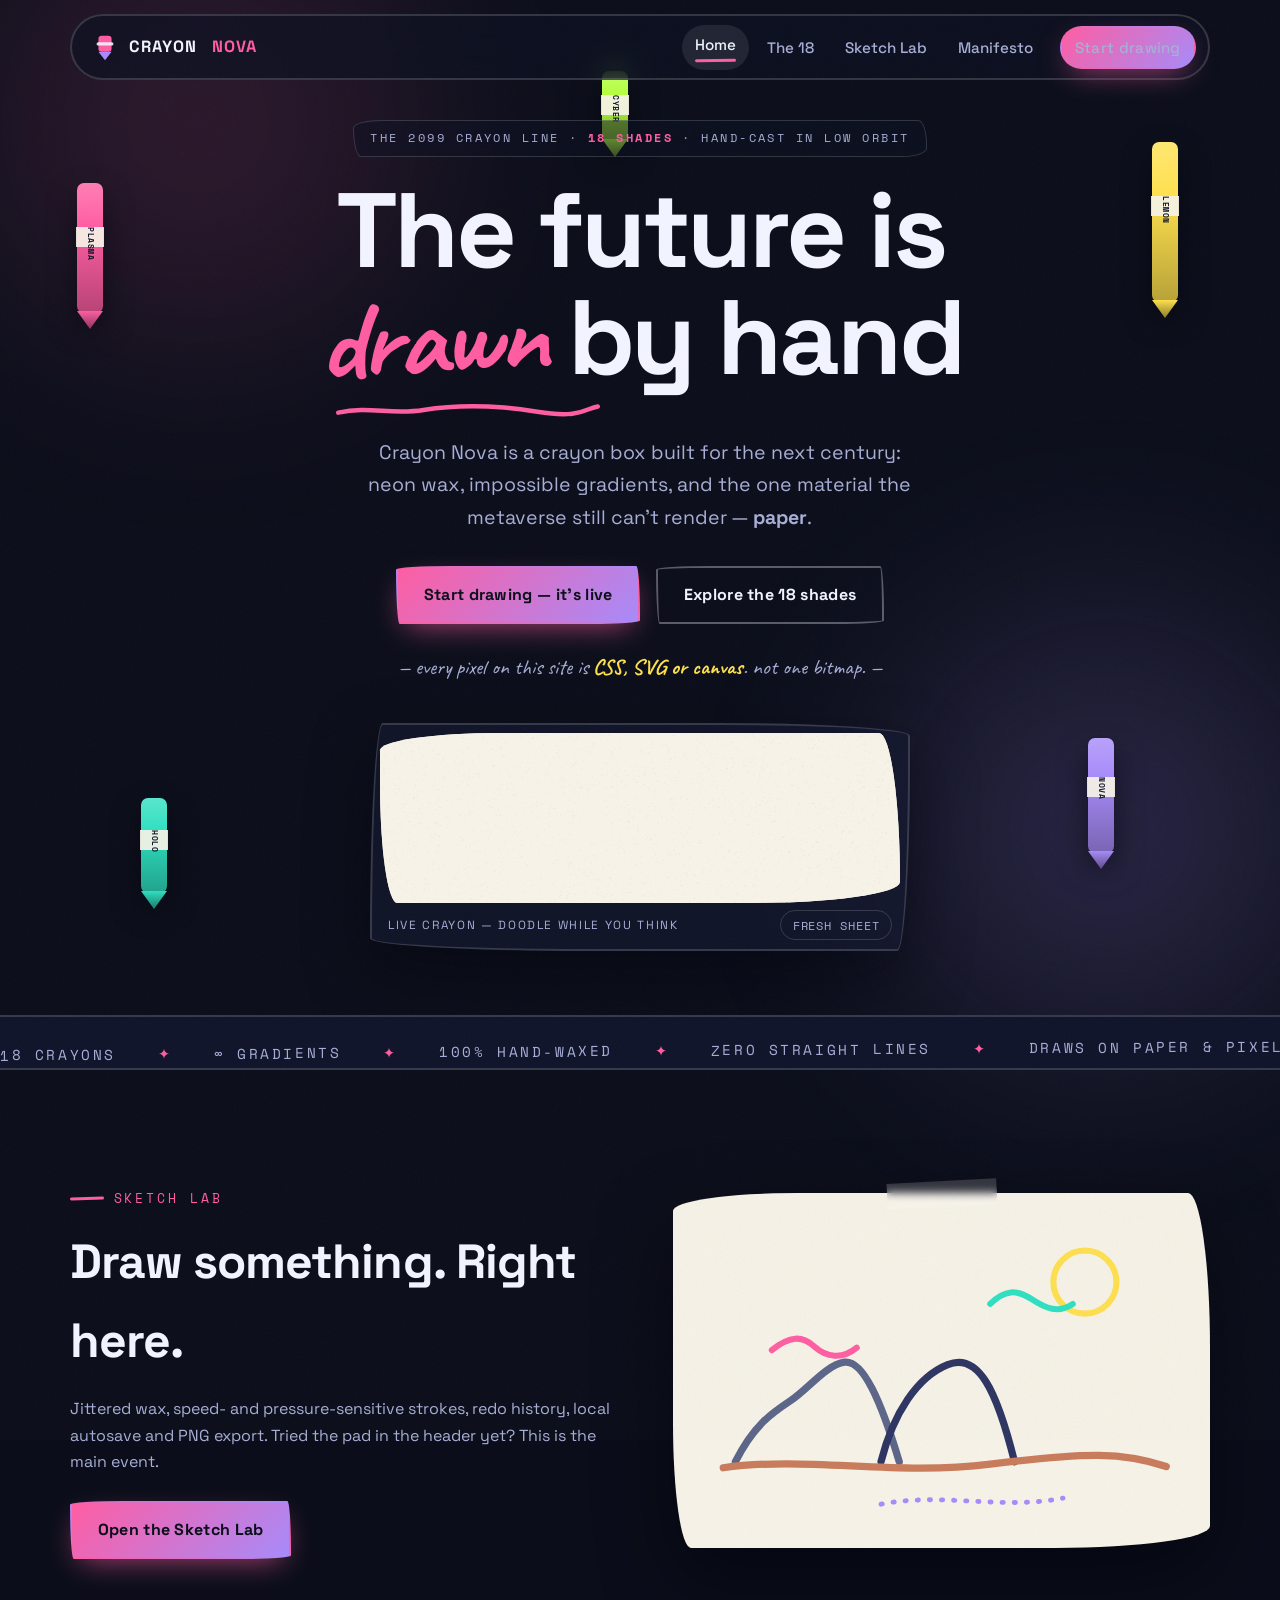
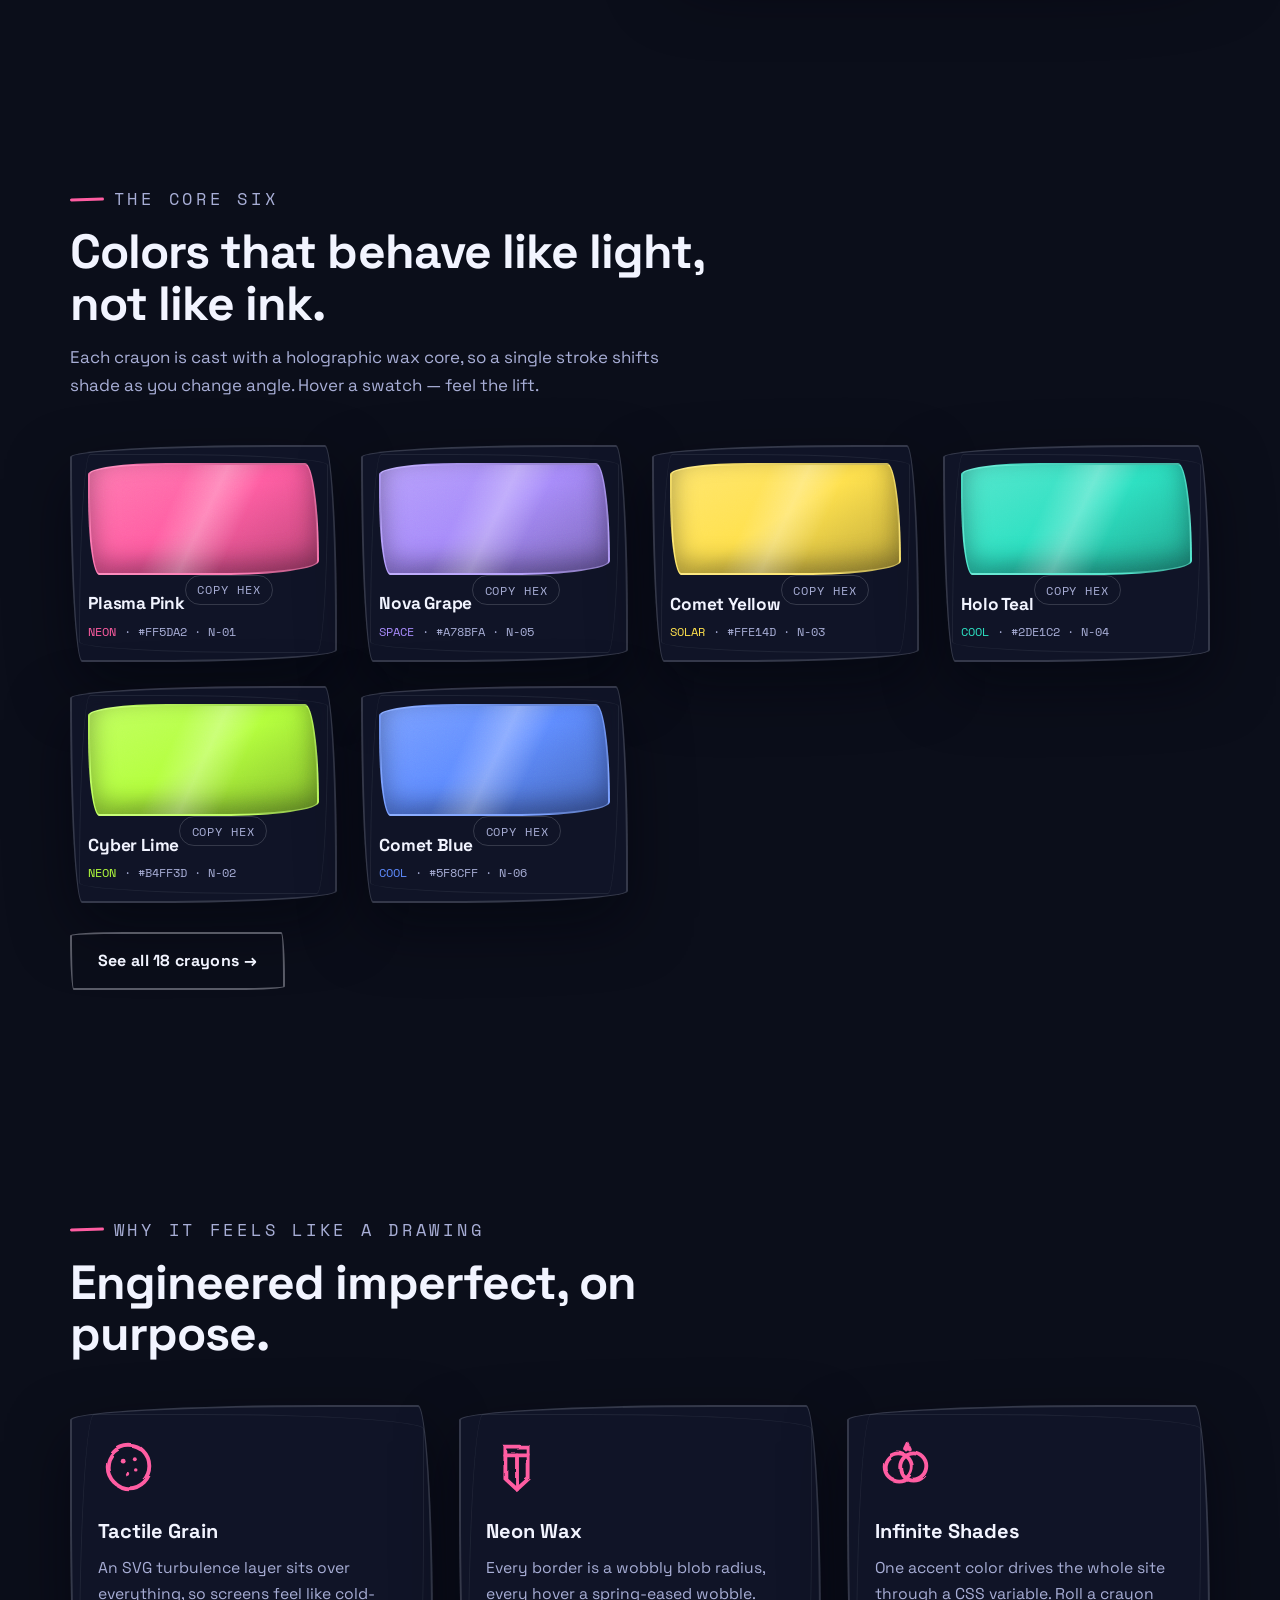
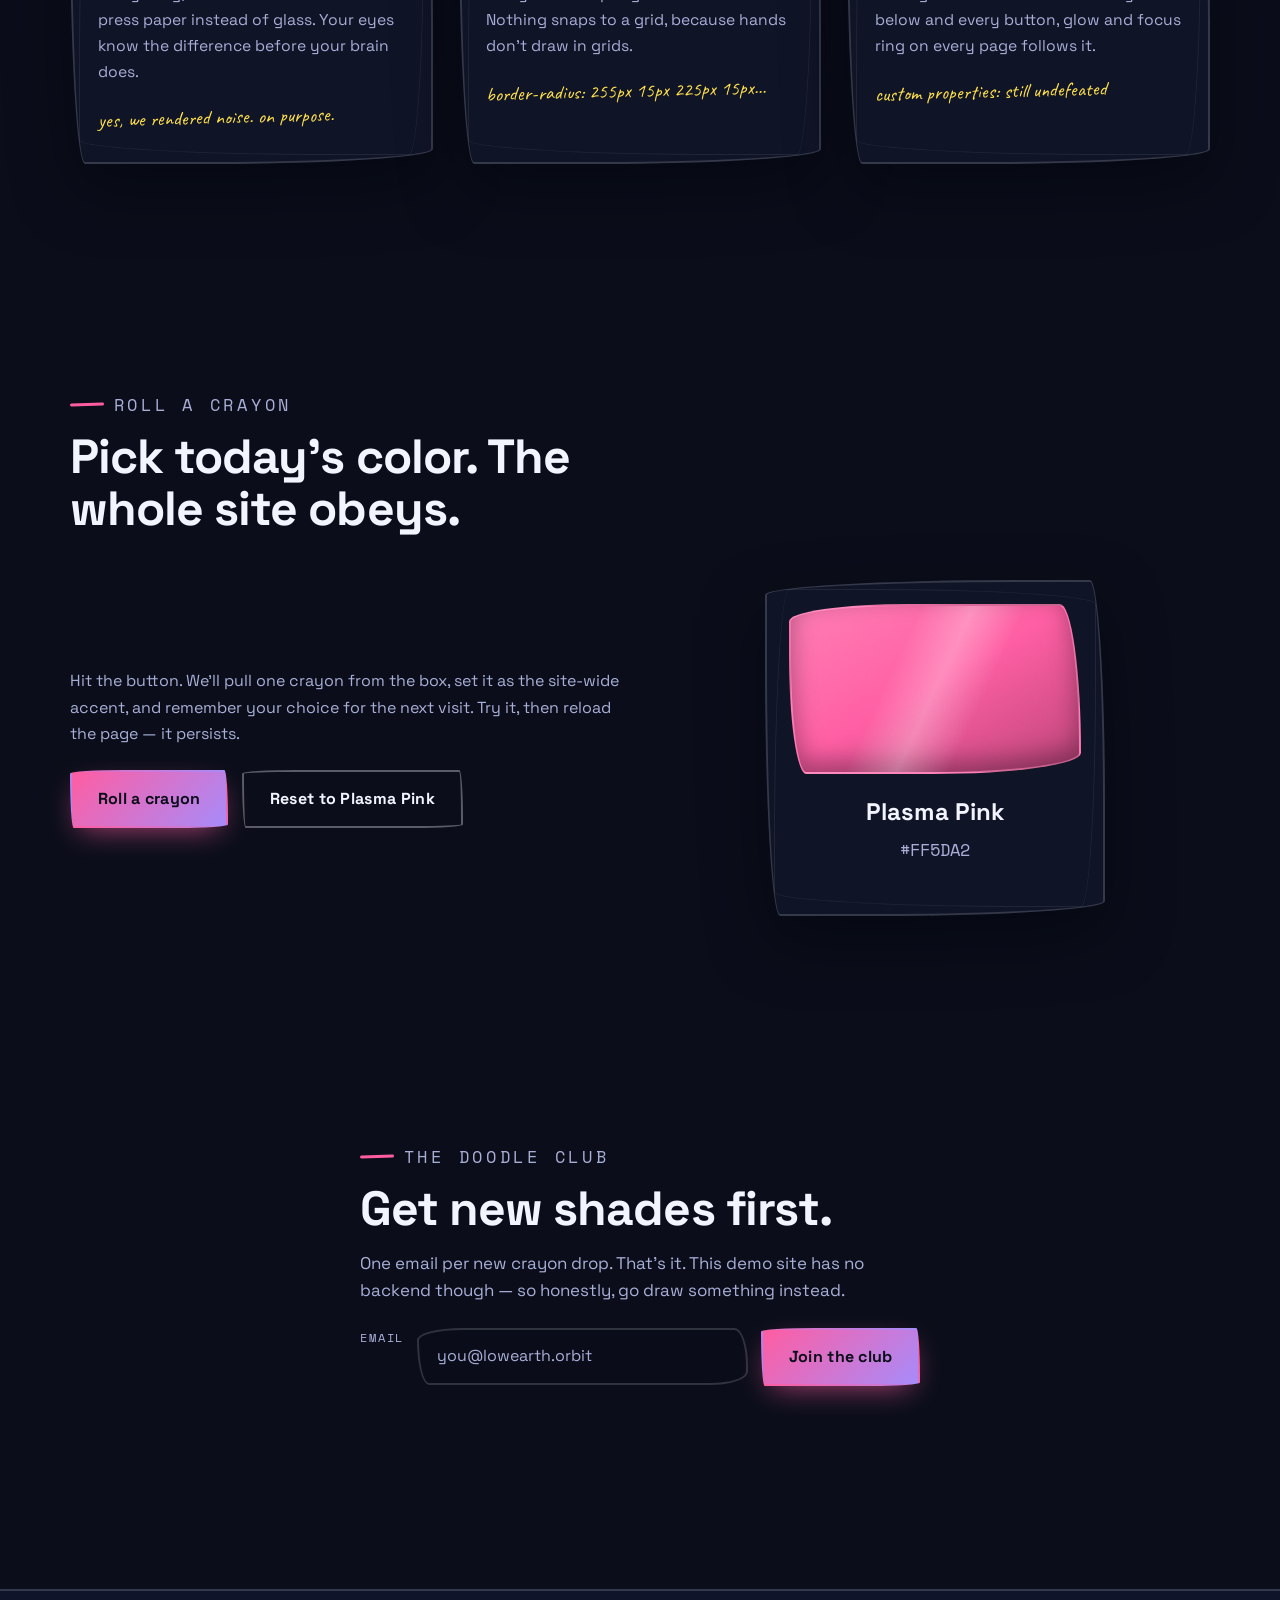
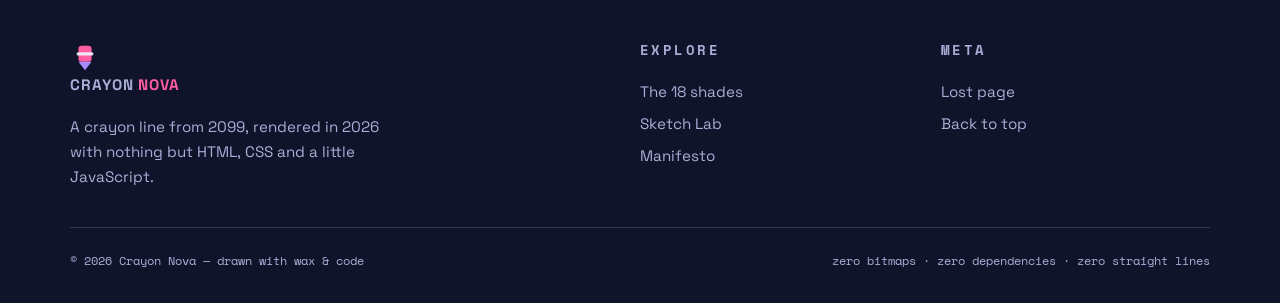
<file: index.html>
<!DOCTYPE html>
<html lang="en">
<head>
<meta charset="UTF-8">
<meta name="viewport" content="width=device-width, initial-scale=1.0">
<title>Crayon Nova — The Future Is Drawn By Hand</title>
<meta name="description" content="Crayon Nova: a futuristic crayon line with 18 neon-wax shades, hand-drawn everything, and a real crayon drawing lab. No bitmaps — just HTML, CSS and a little canvas.">
<meta name="theme-color" content="#0b0e1a">
<meta property="og:title" content="Crayon Nova — The Future Is Drawn By Hand">
<meta property="og:description" content="18 crayons. Infinite gradients. Zero straight lines.">
<meta property="og:type" content="website">
<link rel="icon" type="image/svg+xml" href="assets/favicon.svg">
<link rel="preconnect" href="https://fonts.googleapis.com">
<link rel="preconnect" href="https://fonts.gstatic.com" crossorigin>
<link href="https://fonts.googleapis.com/css2?family=Space+Grotesk:wght@400;500;700&family=Caveat:wght@600;700&family=Space+Mono:wght@400;700&display=swap" rel="stylesheet">
<link rel="stylesheet" href="assets/styles.css?v=3">
<script>document.documentElement.className += " js";</script>
</head>
<body>

<svg width="0" height="0" style="position:absolute" aria-hidden="true">
  <defs>
    <filter id="wobble" x="-20%" y="-20%" width="140%" height="140%">
      <feTurbulence type="fractalNoise" baseFrequency="0.03" numOctaves="3" seed="7" result="n"/>
      <feDisplacementMap in="SourceGraphic" in2="n" scale="5"/>
    </filter>
  </defs>
</svg>

<a class="skip" href="#main">Skip to content</a>
<div class="glow g1" aria-hidden="true"></div>
<div class="glow g2" aria-hidden="true"></div>

<header class="site-nav">
  <div class="nav-inner">
    <a class="brand" href="index.html" aria-label="Crayon Nova — home">
      <svg viewBox="0 0 64 64" aria-hidden="true">
        <rect x="18" y="8" width="28" height="34" rx="7" fill="var(--accent)"/>
        <path d="M18 42 L32 60 L46 42 Z" fill="var(--c-grape)"/>
        <rect x="14" y="22" width="36" height="7" rx="3.5" fill="#f2f4ff" opacity="0.9"/>
      </svg>
      CRAYON&nbsp;<span>NOVA</span>
    </a>
    <button class="nav-toggle" aria-expanded="false" aria-controls="nav-links" aria-label="Toggle navigation"><span></span></button>
    <nav class="nav-links" id="nav-links" aria-label="Primary">
      <a href="index.html" aria-current="page">Home</a>
      <a href="colors.html">The 18</a>
      <a href="sketch-lab.html">Sketch Lab</a>
      <a href="manifesto.html">Manifesto</a>
      <a class="btn btn-small btn-primary" href="sketch-lab.html">Start drawing</a>
    </nav>
  </div>
</header>

<main id="main">

  <!-- ============ HERO ============ -->
  <section class="hero">
    <div class="crayon" style="--c:var(--c-pink); left:6%; top:18%; height:130px; --t:7s; --d:.2s" data-name="PLASMA" aria-hidden="true"></div>
    <div class="crayon" style="--c:var(--c-lemon); right:8%; top:14%; height:160px; --t:8.5s; --d:1.1s" data-name="LEMON" aria-hidden="true"></div>
    <div class="crayon" style="--c:var(--c-teal); left:11%; bottom:12%; height:95px; --t:6.2s; --d:.6s" data-name="HOLO" aria-hidden="true"></div>
    <div class="crayon" style="--c:var(--c-grape); right:13%; bottom:16%; height:115px; --t:9s; --d:1.6s" data-name="NOVA" aria-hidden="true"></div>
    <div class="crayon" style="--c:var(--c-lime); left:47%; top:7%; height:70px; --t:6.8s; --d:.9s" data-name="CYBER" aria-hidden="true"></div>

    <div class="hero-inner">
      <p class="hero-badge reveal">The 2099 crayon line · <b>18 shades</b> · hand-cast in low orbit</p>
      <h1 class="reveal d1">
        <span class="line">The future is</span>
        <span class="line"><span class="drawn">drawn</span> by hand</span>
      </h1>
      <svg class="scribble reveal d1" viewBox="0 0 300 18" fill="none" aria-hidden="true">
        <path d="M4 12 C 40 4, 62 15, 100 9 S 178 3, 228 11 S 282 7, 296 5" stroke="currentColor" stroke-width="5" stroke-linecap="round"/>
      </svg>
      <p class="hero-sub reveal d2">Crayon Nova is a crayon box built for the next century: neon wax, impossible gradients, and the one material the metaverse still can't render — <b>paper</b>.</p>
      <div class="hero-cta reveal d3">
        <a class="btn btn-primary" href="sketch-lab.html">Start drawing — it's live</a>
        <a class="btn btn-ghost" href="colors.html">Explore the 18 shades</a>
      </div>
      <p class="hero-note reveal d4">— every pixel on this site is <b>CSS, SVG or canvas</b>. not one bitmap. —</p>
      <div class="hero-pad reveal d4">
        <canvas id="hero-pad" role="img" aria-label="Mini drawing pad — draw with your finger or mouse using the site's current accent color."></canvas>
        <div class="hero-pad-bar">
          <span>Live crayon — doodle while you think</span>
          <button id="hero-clear" class="copy">Fresh sheet</button>
        </div>
      </div>
    </div>
  </section>

  <!-- ============ MARQUEE ============ -->
  <div class="marquee" aria-hidden="true">
    <div class="marquee-track">
      <div class="marquee-group">
        <span>18 crayons</span><i>✦</i><span>∞ gradients</span><i>✦</i><span>100% hand-waxed</span><i>✦</i><span>zero straight lines</span><i>✦</i><span>draws on paper &amp; pixels</span><i>✦</i><span>built with html · css · js</span><i>✦</i>
      </div>
      <div class="marquee-group">
        <span>18 crayons</span><i>✦</i><span>∞ gradients</span><i>✦</i><span>100% hand-waxed</span><i>✦</i><span>zero straight lines</span><i>✦</i><span>draws on paper &amp; pixels</span><i>✦</i><span>built with html · css · js</span><i>✦</i>
      </div>
    </div>
  </div>

  <!-- ============ LAB TEASER ============ -->
  <section class="section">
    <div class="wrap">
      <div class="teaser">
        <div class="reveal">
          <p class="eyebrow">Sketch Lab</p>
          <h2 style="font-size:clamp(1.9rem,4.4vw,3rem);letter-spacing:-0.02em;margin:.8rem 0 1rem">Draw something. Right here.</h2>
          <p style="color:var(--ink-dim);margin-bottom:1.6rem">Jittered wax, speed- and pressure-sensitive strokes, redo history, local autosave and PNG export. Tried the pad in the header yet? This is the main event.</p>
          <a class="btn btn-primary" href="sketch-lab.html">Open the Sketch Lab</a>
        </div>
        <div class="paper-preview reveal d1" aria-hidden="true">
          <span class="tape"></span>
          <svg viewBox="0 0 400 250">
            <circle cx="318" cy="52" r="26" fill="none" stroke="#ffe14d" stroke-width="5" stroke-linecap="round"/>
            <path d="M30 200 C 45 170, 60 160, 75 150 S 105 120, 120 118 S 150 150, 165 200" fill="none" stroke="#5a6488" stroke-width="6" stroke-linecap="round"/>
            <path d="M150 200 C 160 160, 180 130, 205 120 S 245 140, 260 200" fill="none" stroke="#2b3260" stroke-width="6" stroke-linecap="round"/>
            <path d="M20 205 C 90 195, 160 212, 240 202 S 350 192, 385 204" fill="none" stroke="#c97b5a" stroke-width="6" stroke-linecap="round"/>
            <path d="M60 108 C 75 96, 85 96, 95 105 S 118 116, 130 106" fill="none" stroke="#ff5da2" stroke-width="5" stroke-linecap="round"/>
            <path d="M240 70 C 252 58, 262 58, 274 66 S 296 78, 308 70" fill="none" stroke="#2de1c2" stroke-width="5" stroke-linecap="round"/>
            <path d="M150 235 C 200 225, 250 240, 300 230" fill="none" stroke="#a78bfa" stroke-width="4" stroke-linecap="round" stroke-dasharray="1 9"/>
          </svg>
        </div>
      </div>
    </div>
  </section>

  <!-- ============ FEATURED ============ -->
  <section class="section">
    <div class="wrap">
      <div class="section-head reveal">
        <p class="eyebrow">The core six</p>
        <h2>Colors that behave like light, not like ink.</h2>
        <p>Each crayon is cast with a holographic wax core, so a single stroke shifts shade as you change angle. Hover a swatch — feel the lift.</p>
      </div>
      <div class="palette">
        <article class="swatch sketch reveal" style="--c:var(--c-pink)">
          <div class="swatch-chip" aria-hidden="true"></div>
          <div class="swatch-head"><h3>Plasma Pink</h3><button class="copy" data-hex="#ff5da2">Copy hex</button></div>
          <p class="meta"><span class="fam">NEON</span> · #FF5DA2 · N-01</p>
        </article>
        <article class="swatch sketch reveal d1" style="--c:var(--c-grape)">
          <div class="swatch-chip" aria-hidden="true"></div>
          <div class="swatch-head"><h3>Nova Grape</h3><button class="copy" data-hex="#a78bfa">Copy hex</button></div>
          <p class="meta"><span class="fam">SPACE</span> · #A78BFA · N-05</p>
        </article>
        <article class="swatch sketch reveal d2" style="--c:var(--c-lemon)">
          <div class="swatch-chip" aria-hidden="true"></div>
          <div class="swatch-head"><h3>Comet Yellow</h3><button class="copy" data-hex="#ffe14d">Copy hex</button></div>
          <p class="meta"><span class="fam">SOLAR</span> · #FFE14D · N-03</p>
        </article>
        <article class="swatch sketch reveal d1" style="--c:var(--c-teal)">
          <div class="swatch-chip" aria-hidden="true"></div>
          <div class="swatch-head"><h3>Holo Teal</h3><button class="copy" data-hex="#2de1c2">Copy hex</button></div>
          <p class="meta"><span class="fam">COOL</span> · #2DE1C2 · N-04</p>
        </article>
        <article class="swatch sketch reveal d2" style="--c:var(--c-lime)">
          <div class="swatch-chip" aria-hidden="true"></div>
          <div class="swatch-head"><h3>Cyber Lime</h3><button class="copy" data-hex="#b4ff3d">Copy hex</button></div>
          <p class="meta"><span class="fam">NEON</span> · #B4FF3D · N-02</p>
        </article>
        <article class="swatch sketch reveal d3" style="--c:var(--c-blue)">
          <div class="swatch-chip" aria-hidden="true"></div>
          <div class="swatch-head"><h3>Comet Blue</h3><button class="copy" data-hex="#5f8cff">Copy hex</button></div>
          <p class="meta"><span class="fam">COOL</span> · #5F8CFF · N-06</p>
        </article>
      </div>
      <p class="reveal" style="margin-top:1.8rem"><a class="btn btn-ghost" href="colors.html">See all 18 crayons →</a></p>
    </div>
  </section>

  <!-- ============ FEATURES ============ -->
  <section class="section">
    <div class="wrap">
      <div class="section-head reveal">
        <p class="eyebrow">Why it feels like a drawing</p>
        <h2>Engineered imperfect, on purpose.</h2>
      </div>
      <div class="features">
        <article class="feature sketch reveal">
          <div class="feature-icon">
            <svg viewBox="0 0 64 64" fill="none" stroke="currentColor" stroke-width="4" stroke-linecap="round">
              <circle cx="32" cy="32" r="22"/>
              <circle cx="26" cy="26" r="2.5" fill="currentColor" stroke="none"/>
              <circle cx="38" cy="24" r="2" fill="currentColor" stroke="none"/>
              <circle cx="30" cy="39" r="2.2" fill="currentColor" stroke="none"/>
              <circle cx="40" cy="36" r="1.8" fill="currentColor" stroke="none"/>
            </svg>
          </div>
          <h3>Tactile Grain</h3>
          <p>An SVG turbulence layer sits over everything, so screens feel like cold-press paper instead of glass. Your eyes know the difference before your brain does.</p>
          <span class="hand-note">yes, we rendered noise. on purpose.</span>
        </article>
        <article class="feature sketch reveal d1">
          <div class="feature-icon">
            <svg viewBox="0 0 64 64" fill="none" stroke="currentColor" stroke-width="4" stroke-linecap="round">
              <path d="M20 12 L20 44 L32 55 L44 44 L44 12 Z"/>
              <path d="M20 20 L44 20"/>
              <path d="M32 55 L32 20"/>
            </svg>
          </div>
          <h3>Neon Wax</h3>
          <p>Every border is a wobbly blob radius, every hover a spring-eased wobble. Nothing snaps to a grid, because hands don't draw in grids.</p>
          <span class="hand-note">border-radius: 255px 15px 225px 15px…</span>
        </article>
        <article class="feature sketch reveal d2">
          <div class="feature-icon">
            <svg viewBox="0 0 64 64" fill="none" stroke="currentColor" stroke-width="4" stroke-linecap="round">
              <circle cx="24" cy="32" r="14"/>
              <circle cx="40" cy="32" r="14"/>
              <path d="M32 14 L34 10 L36 14" />
            </svg>
          </div>
          <h3>Infinite Shades</h3>
          <p>One accent color drives the whole site through a CSS variable. Roll a crayon below and every button, glow and focus ring on every page follows it.</p>
          <span class="hand-note">custom properties: still undefeated</span>
        </article>
      </div>
    </div>
  </section>

  <!-- ============ ROLL A CRAYON ============ -->
  <section class="section">
    <div class="wrap">
      <div class="section-head reveal">
        <p class="eyebrow">Roll a crayon</p>
        <h2>Pick today's color. The whole site obeys.</h2>
      </div>
      <div class="roll">
        <div class="roll-copy reveal">
          <p>Hit the button. We'll pull one crayon from the box, set it as the site-wide accent, and remember your choice for the next visit. Try it, then reload the page — it persists.</p>
          <button class="btn btn-primary" id="roll-btn">Roll a crayon</button>
          <button class="btn btn-ghost" id="roll-reset" style="margin-left:.6rem">Reset to Plasma Pink</button>
        </div>
        <div class="roll-stage reveal d1">
          <div class="roll-card sketch">
            <div class="swatch-chip" id="roll-chip" style="--c:var(--accent)" aria-hidden="true"></div>
            <h3 id="roll-name">Plasma Pink</h3>
            <p class="hex" id="roll-hex">#FF5DA2</p>
            <p class="applied" id="roll-applied" role="status"></p>
          </div>
        </div>
      </div>
    </div>
  </section>

  <!-- ============ DOODLE CLUB ============ -->
  <section class="section">
    <div class="wrap club">
      <div class="section-head reveal" style="margin-bottom:0">
        <p class="eyebrow">The doodle club</p>
        <h2>Get new shades first.</h2>
        <p style="margin-bottom:0">One email per new crayon drop. That's it. This demo site has no backend though — so honestly, go draw something instead.</p>
      </div>
      <form id="club-form" class="reveal d1" novalidate>
        <label for="club-email" class="mono" style="font-size:.78rem;letter-spacing:.15em;color:var(--ink-dim)">EMAIL</label>
        <input type="email" id="club-email" name="email" placeholder="you@lowearth.orbit" required autocomplete="email">
        <button class="btn btn-primary" type="submit">Join the club</button>
      </form>
      <p id="form-note" role="status"></p>
    </div>
  </section>

</main>

<footer class="site-footer">
  <div class="wrap">
    <div class="footer-grid">
      <div class="footer-brand">
        <a class="brand" href="index.html">
          <svg viewBox="0 0 64 64" aria-hidden="true">
            <rect x="18" y="8" width="28" height="34" rx="7" fill="var(--accent)"/>
            <path d="M18 42 L32 60 L46 42 Z" fill="var(--c-grape)"/>
            <rect x="14" y="22" width="36" height="7" rx="3.5" fill="#f2f4ff" opacity="0.9"/>
          </svg>
          CRAYON&nbsp;<span>NOVA</span>
        </a>
        <p>A crayon line from 2099, rendered in 2026 with nothing but HTML, CSS and a little JavaScript.</p>
      </div>
      <div>
        <h4>Explore</h4>
        <a href="colors.html">The 18 shades</a>
        <a href="sketch-lab.html">Sketch Lab</a>
        <a href="manifesto.html">Manifesto</a>
      </div>
      <div>
        <h4>Meta</h4>
        <a href="404.html">Lost page</a>
        <a href="#main">Back to top</a>
      </div>
    </div>
    <div class="footer-bottom">
      <span>© <span class="yr">2026</span> Crayon Nova — drawn with wax &amp; code</span>
      <span>zero bitmaps · zero dependencies · zero straight lines</span>
    </div>
  </div>
</footer>

<div id="toast" role="status" aria-live="polite"></div>
<script src="assets/app.js?v=2" defer></script>
</body>
</html>
</file>
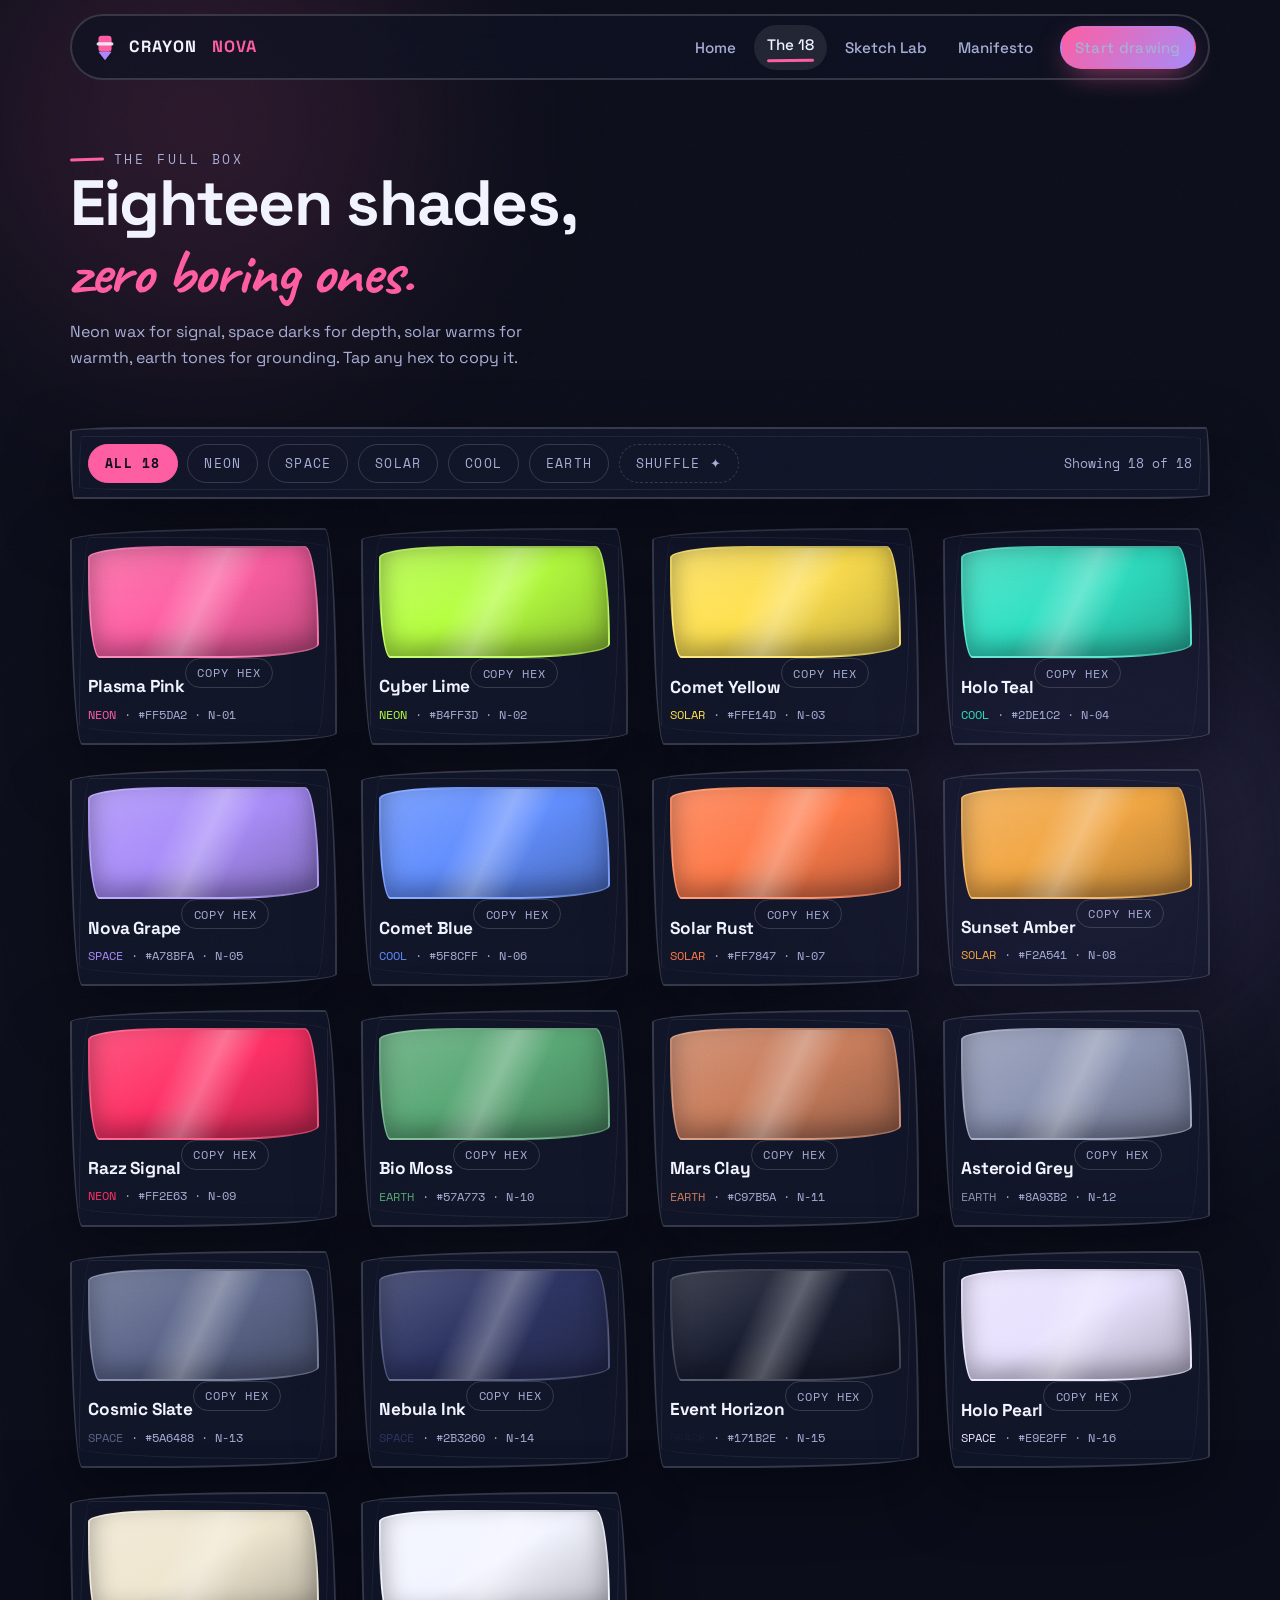
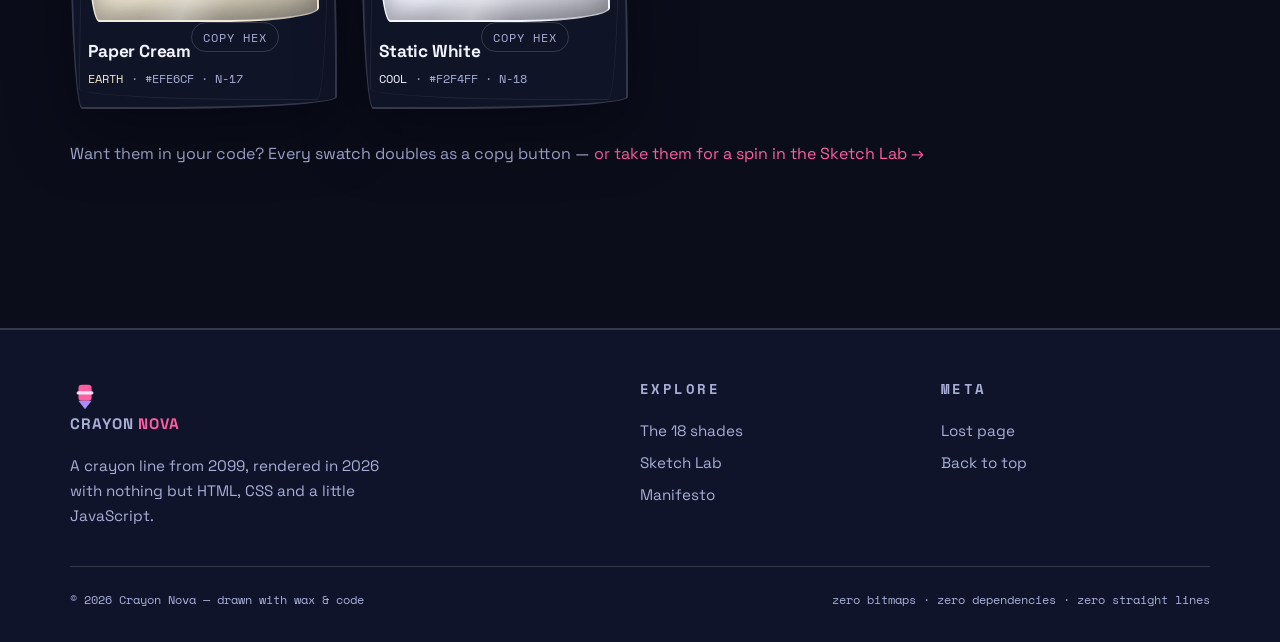
<file: colors.html>
<!DOCTYPE html>
<html lang="en">
<head>
<meta charset="UTF-8">
<meta name="viewport" content="width=device-width, initial-scale=1.0">
<title>The 18 Shades — Crayon Nova</title>
<meta name="description" content="All 18 Crayon Nova shades: neon wax, space darks, solar warms and earth tones. Filter by family, copy any hex.">
<meta name="theme-color" content="#0b0e1a">
<link rel="icon" type="image/svg+xml" href="assets/favicon.svg">
<link rel="preconnect" href="https://fonts.googleapis.com">
<link rel="preconnect" href="https://fonts.gstatic.com" crossorigin>
<link href="https://fonts.googleapis.com/css2?family=Space+Grotesk:wght@400;500;700&family=Caveat:wght@600;700&family=Space+Mono:wght@400;700&display=swap" rel="stylesheet">
<link rel="stylesheet" href="assets/styles.css?v=3">
<script>document.documentElement.className += " js";</script>
</head>
<body>

<svg width="0" height="0" style="position:absolute" aria-hidden="true">
  <defs>
    <filter id="wobble" x="-20%" y="-20%" width="140%" height="140%">
      <feTurbulence type="fractalNoise" baseFrequency="0.03" numOctaves="3" seed="7" result="n"/>
      <feDisplacementMap in="SourceGraphic" in2="n" scale="5"/>
    </filter>
  </defs>
</svg>

<a class="skip" href="#main">Skip to content</a>
<div class="glow g1" aria-hidden="true"></div>
<div class="glow g2" aria-hidden="true"></div>

<header class="site-nav">
  <div class="nav-inner">
    <a class="brand" href="index.html" aria-label="Crayon Nova — home">
      <svg viewBox="0 0 64 64" aria-hidden="true">
        <rect x="18" y="8" width="28" height="34" rx="7" fill="var(--accent)"/>
        <path d="M18 42 L32 60 L46 42 Z" fill="var(--c-grape)"/>
        <rect x="14" y="22" width="36" height="7" rx="3.5" fill="#f2f4ff" opacity="0.9"/>
      </svg>
      CRAYON&nbsp;<span>NOVA</span>
    </a>
    <button class="nav-toggle" aria-expanded="false" aria-controls="nav-links" aria-label="Toggle navigation"><span></span></button>
    <nav class="nav-links" id="nav-links" aria-label="Primary">
      <a href="index.html">Home</a>
      <a href="colors.html" aria-current="page">The 18</a>
      <a href="sketch-lab.html">Sketch Lab</a>
      <a href="manifesto.html">Manifesto</a>
      <a class="btn btn-small btn-primary" href="sketch-lab.html">Start drawing</a>
    </nav>
  </div>
</header>

<main id="main">
  <section class="page-head">
    <div class="wrap">
      <p class="eyebrow reveal">The full box</p>
      <h1 class="reveal d1">Eighteen shades,<br><span class="hand" style="color:var(--accent)">zero boring ones.</span></h1>
      <p class="reveal d2">Neon wax for signal, space darks for depth, solar warms for warmth, earth tones for grounding. Tap any hex to copy it.</p>
    </div>
  </section>

  <section class="section" style="padding-top:1rem">
    <div class="wrap">
      <div class="toolbar sketch reveal" role="group" aria-label="Filter crayons by family">
        <button class="chip is-active" data-filter="all" aria-pressed="true">All 18</button>
        <button class="chip" data-filter="neon" aria-pressed="false">Neon</button>
        <button class="chip" data-filter="space" aria-pressed="false">Space</button>
        <button class="chip" data-filter="solar" aria-pressed="false">Solar</button>
        <button class="chip" data-filter="cool" aria-pressed="false">Cool</button>
        <button class="chip" data-filter="earth" aria-pressed="false">Earth</button>
        <button class="chip" id="shuffle-btn" style="border-style:dashed">Shuffle ✦</button>
        <span class="count" id="count" role="status">Showing 18 of 18</span>
      </div>

      <div class="palette" id="palette">
        <article class="swatch sketch reveal" data-family="neon" style="--c:#ff5da2">
          <div class="swatch-chip" aria-hidden="true"></div>
          <div class="swatch-head"><h3>Plasma Pink</h3><button class="copy" data-hex="#ff5da2">Copy hex</button></div>
          <p class="meta"><span class="fam">NEON</span> · #FF5DA2 · N-01</p>
        </article>
        <article class="swatch sketch reveal d1" data-family="neon" style="--c:#b4ff3d">
          <div class="swatch-chip" aria-hidden="true"></div>
          <div class="swatch-head"><h3>Cyber Lime</h3><button class="copy" data-hex="#b4ff3d">Copy hex</button></div>
          <p class="meta"><span class="fam">NEON</span> · #B4FF3D · N-02</p>
        </article>
        <article class="swatch sketch reveal d2" data-family="solar" style="--c:#ffe14d">
          <div class="swatch-chip" aria-hidden="true"></div>
          <div class="swatch-head"><h3>Comet Yellow</h3><button class="copy" data-hex="#ffe14d">Copy hex</button></div>
          <p class="meta"><span class="fam">SOLAR</span> · #FFE14D · N-03</p>
        </article>
        <article class="swatch sketch reveal" data-family="cool" style="--c:#2de1c2">
          <div class="swatch-chip" aria-hidden="true"></div>
          <div class="swatch-head"><h3>Holo Teal</h3><button class="copy" data-hex="#2de1c2">Copy hex</button></div>
          <p class="meta"><span class="fam">COOL</span> · #2DE1C2 · N-04</p>
        </article>
        <article class="swatch sketch reveal d1" data-family="space" style="--c:#a78bfa">
          <div class="swatch-chip" aria-hidden="true"></div>
          <div class="swatch-head"><h3>Nova Grape</h3><button class="copy" data-hex="#a78bfa">Copy hex</button></div>
          <p class="meta"><span class="fam">SPACE</span> · #A78BFA · N-05</p>
        </article>
        <article class="swatch sketch reveal d2" data-family="cool" style="--c:#5f8cff">
          <div class="swatch-chip" aria-hidden="true"></div>
          <div class="swatch-head"><h3>Comet Blue</h3><button class="copy" data-hex="#5f8cff">Copy hex</button></div>
          <p class="meta"><span class="fam">COOL</span> · #5F8CFF · N-06</p>
        </article>
        <article class="swatch sketch reveal" data-family="solar" style="--c:#ff7847">
          <div class="swatch-chip" aria-hidden="true"></div>
          <div class="swatch-head"><h3>Solar Rust</h3><button class="copy" data-hex="#ff7847">Copy hex</button></div>
          <p class="meta"><span class="fam">SOLAR</span> · #FF7847 · N-07</p>
        </article>
        <article class="swatch sketch reveal d1" data-family="solar" style="--c:#f2a541">
          <div class="swatch-chip" aria-hidden="true"></div>
          <div class="swatch-head"><h3>Sunset Amber</h3><button class="copy" data-hex="#f2a541">Copy hex</button></div>
          <p class="meta"><span class="fam">SOLAR</span> · #F2A541 · N-08</p>
        </article>
        <article class="swatch sketch reveal d2" data-family="neon" style="--c:#ff2e63">
          <div class="swatch-chip" aria-hidden="true"></div>
          <div class="swatch-head"><h3>Razz Signal</h3><button class="copy" data-hex="#ff2e63">Copy hex</button></div>
          <p class="meta"><span class="fam">NEON</span> · #FF2E63 · N-09</p>
        </article>
        <article class="swatch sketch reveal" data-family="earth" style="--c:#57a773">
          <div class="swatch-chip" aria-hidden="true"></div>
          <div class="swatch-head"><h3>Bio Moss</h3><button class="copy" data-hex="#57a773">Copy hex</button></div>
          <p class="meta"><span class="fam">EARTH</span> · #57A773 · N-10</p>
        </article>
        <article class="swatch sketch reveal d1" data-family="earth" style="--c:#c97b5a">
          <div class="swatch-chip" aria-hidden="true"></div>
          <div class="swatch-head"><h3>Mars Clay</h3><button class="copy" data-hex="#c97b5a">Copy hex</button></div>
          <p class="meta"><span class="fam">EARTH</span> · #C97B5A · N-11</p>
        </article>
        <article class="swatch sketch reveal d2" data-family="earth" style="--c:#8a93b2">
          <div class="swatch-chip" aria-hidden="true"></div>
          <div class="swatch-head"><h3>Asteroid Grey</h3><button class="copy" data-hex="#8a93b2">Copy hex</button></div>
          <p class="meta"><span class="fam">EARTH</span> · #8A93B2 · N-12</p>
        </article>
        <article class="swatch sketch reveal" data-family="space" style="--c:#5a6488">
          <div class="swatch-chip" aria-hidden="true"></div>
          <div class="swatch-head"><h3>Cosmic Slate</h3><button class="copy" data-hex="#5a6488">Copy hex</button></div>
          <p class="meta"><span class="fam">SPACE</span> · #5A6488 · N-13</p>
        </article>
        <article class="swatch sketch reveal d1" data-family="space" style="--c:#2b3260">
          <div class="swatch-chip" aria-hidden="true"></div>
          <div class="swatch-head"><h3>Nebula Ink</h3><button class="copy" data-hex="#2b3260">Copy hex</button></div>
          <p class="meta"><span class="fam">SPACE</span> · #2B3260 · N-14</p>
        </article>
        <article class="swatch sketch reveal d2" data-family="space" style="--c:#171b2e">
          <div class="swatch-chip" aria-hidden="true"></div>
          <div class="swatch-head"><h3>Event Horizon</h3><button class="copy" data-hex="#171b2e">Copy hex</button></div>
          <p class="meta"><span class="fam">SPACE</span> · #171B2E · N-15</p>
        </article>
        <article class="swatch sketch reveal" data-family="space" style="--c:#e9e2ff">
          <div class="swatch-chip" aria-hidden="true"></div>
          <div class="swatch-head"><h3>Holo Pearl</h3><button class="copy" data-hex="#e9e2ff">Copy hex</button></div>
          <p class="meta"><span class="fam">SPACE</span> · #E9E2FF · N-16</p>
        </article>
        <article class="swatch sketch reveal d1" data-family="earth" style="--c:#efe6cf">
          <div class="swatch-chip" aria-hidden="true"></div>
          <div class="swatch-head"><h3>Paper Cream</h3><button class="copy" data-hex="#efe6cf">Copy hex</button></div>
          <p class="meta"><span class="fam">EARTH</span> · #EFE6CF · N-17</p>
        </article>
        <article class="swatch sketch reveal d2" data-family="cool" style="--c:#f2f4ff">
          <div class="swatch-chip" aria-hidden="true"></div>
          <div class="swatch-head"><h3>Static White</h3><button class="copy" data-hex="#f2f4ff">Copy hex</button></div>
          <p class="meta"><span class="fam">COOL</span> · #F2F4FF · N-18</p>
        </article>
      </div>

      <p class="reveal" style="margin-top:2rem;color:var(--ink-dim)">
        Want them in your code? Every swatch doubles as a copy button —
        <a href="sketch-lab.html">or take them for a spin in the Sketch Lab →</a>
      </p>
    </div>
  </section>
</main>

<footer class="site-footer">
  <div class="wrap">
    <div class="footer-grid">
      <div class="footer-brand">
        <a class="brand" href="index.html">
          <svg viewBox="0 0 64 64" aria-hidden="true">
            <rect x="18" y="8" width="28" height="34" rx="7" fill="var(--accent)"/>
            <path d="M18 42 L32 60 L46 42 Z" fill="var(--c-grape)"/>
            <rect x="14" y="22" width="36" height="7" rx="3.5" fill="#f2f4ff" opacity="0.9"/>
          </svg>
          CRAYON&nbsp;<span>NOVA</span>
        </a>
        <p>A crayon line from 2099, rendered in 2026 with nothing but HTML, CSS and a little JavaScript.</p>
      </div>
      <div>
        <h4>Explore</h4>
        <a href="colors.html">The 18 shades</a>
        <a href="sketch-lab.html">Sketch Lab</a>
        <a href="manifesto.html">Manifesto</a>
      </div>
      <div>
        <h4>Meta</h4>
        <a href="404.html">Lost page</a>
        <a href="#main">Back to top</a>
      </div>
    </div>
    <div class="footer-bottom">
      <span>© <span class="yr">2026</span> Crayon Nova — drawn with wax &amp; code</span>
      <span>zero bitmaps · zero dependencies · zero straight lines</span>
    </div>
  </div>
</footer>

<div id="toast" role="status" aria-live="polite"></div>
<script src="assets/app.js?v=2" defer></script>
</body>
</html>
</file>
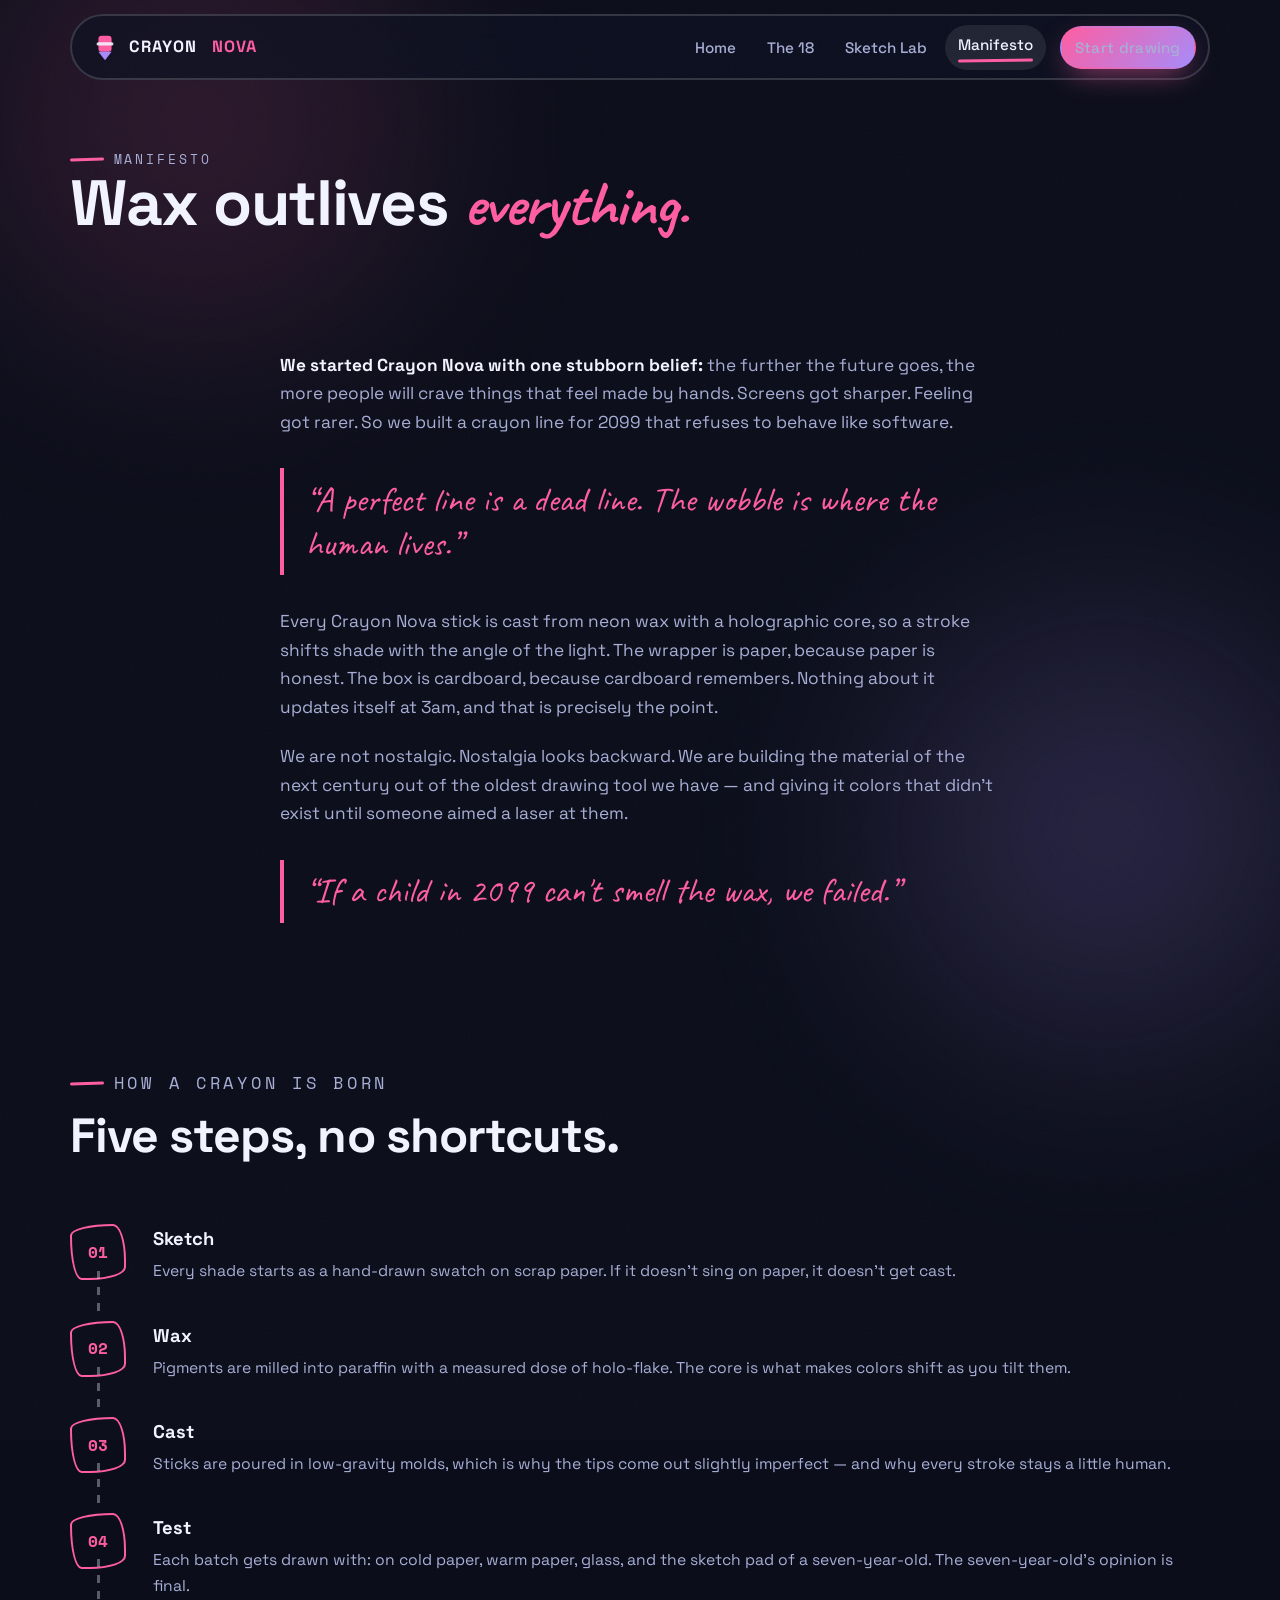
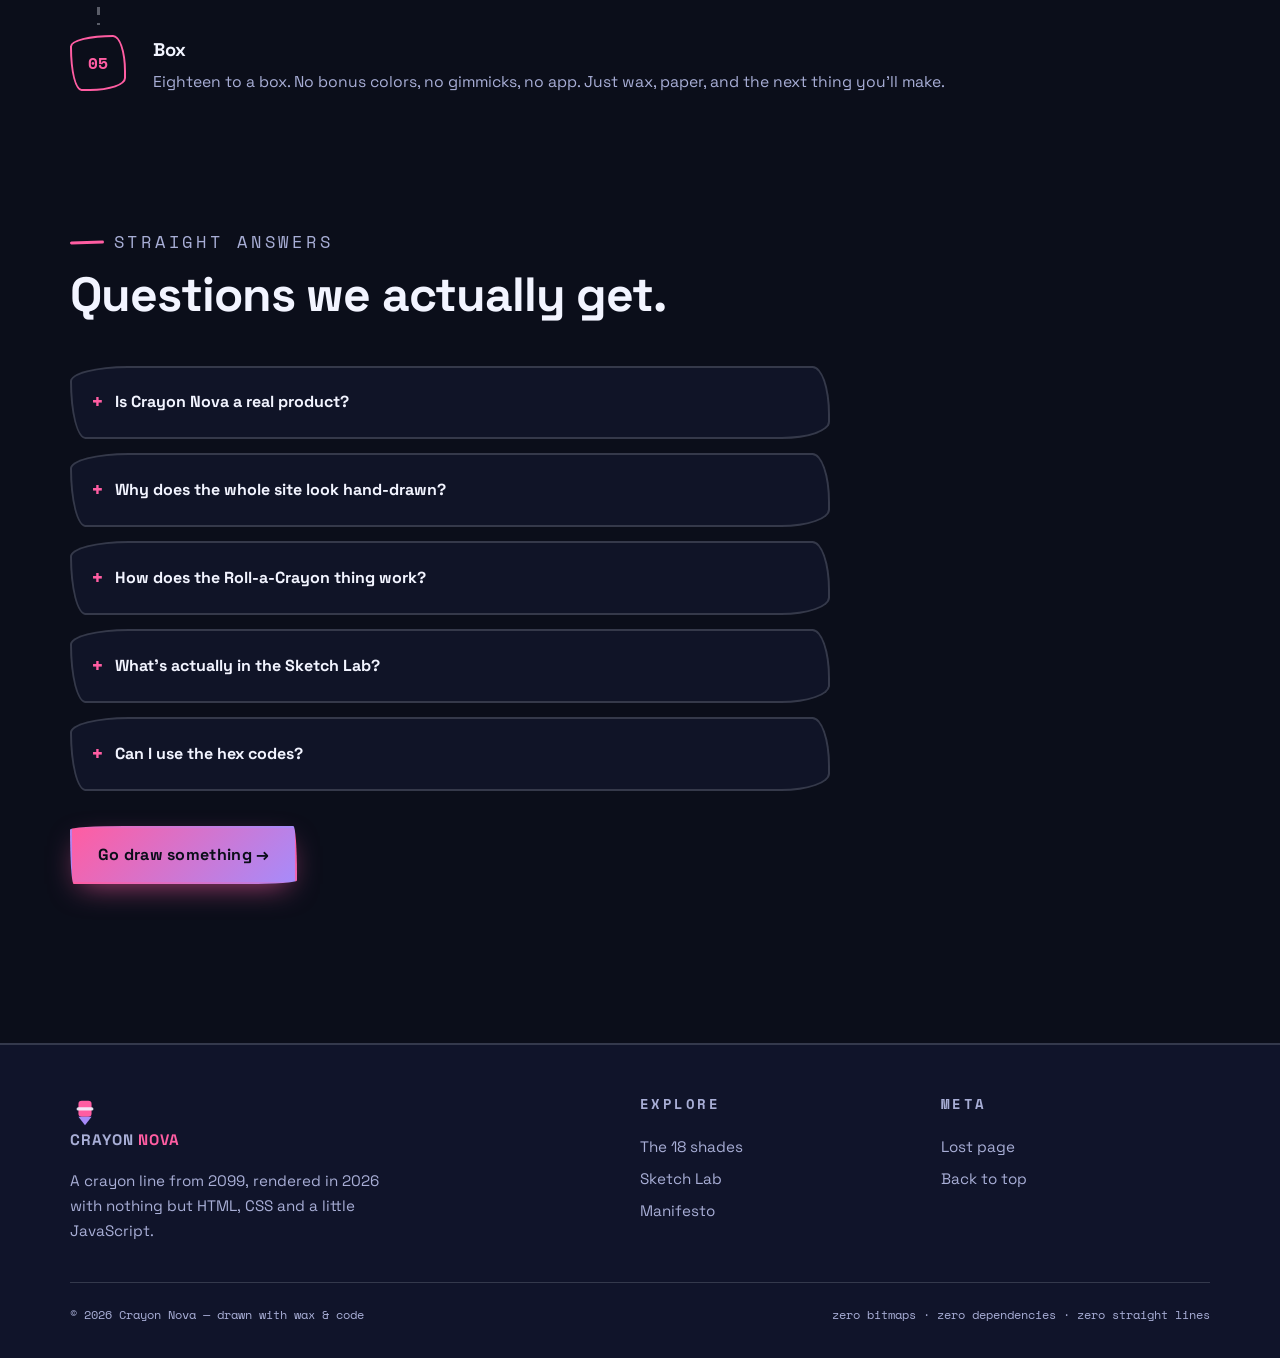
<file: manifesto.html>
<!DOCTYPE html>
<html lang="en">
<head>
<meta charset="UTF-8">
<meta name="viewport" content="width=device-width, initial-scale=1.0">
<title>Manifesto — Crayon Nova</title>
<meta name="description" content="The Crayon Nova manifesto: why a crayon line for 2099 is still made of wax, paper and stubbornly human imperfection.">
<meta name="theme-color" content="#0b0e1a">
<link rel="icon" type="image/svg+xml" href="assets/favicon.svg">
<link rel="preconnect" href="https://fonts.googleapis.com">
<link rel="preconnect" href="https://fonts.gstatic.com" crossorigin>
<link href="https://fonts.googleapis.com/css2?family=Space+Grotesk:wght@400;500;700&family=Caveat:wght@600;700&family=Space+Mono:wght@400;700&display=swap" rel="stylesheet">
<link rel="stylesheet" href="assets/styles.css?v=3">
<script>document.documentElement.className += " js";</script>
</head>
<body>

<svg width="0" height="0" style="position:absolute" aria-hidden="true">
  <defs>
    <filter id="wobble" x="-20%" y="-20%" width="140%" height="140%">
      <feTurbulence type="fractalNoise" baseFrequency="0.03" numOctaves="3" seed="7" result="n"/>
      <feDisplacementMap in="SourceGraphic" in2="n" scale="5"/>
    </filter>
  </defs>
</svg>

<a class="skip" href="#main">Skip to content</a>
<div class="glow g1" aria-hidden="true"></div>
<div class="glow g2" aria-hidden="true"></div>

<header class="site-nav">
  <div class="nav-inner">
    <a class="brand" href="index.html" aria-label="Crayon Nova — home">
      <svg viewBox="0 0 64 64" aria-hidden="true">
        <rect x="18" y="8" width="28" height="34" rx="7" fill="var(--accent)"/>
        <path d="M18 42 L32 60 L46 42 Z" fill="var(--c-grape)"/>
        <rect x="14" y="22" width="36" height="7" rx="3.5" fill="#f2f4ff" opacity="0.9"/>
      </svg>
      CRAYON&nbsp;<span>NOVA</span>
    </a>
    <button class="nav-toggle" aria-expanded="false" aria-controls="nav-links" aria-label="Toggle navigation"><span></span></button>
    <nav class="nav-links" id="nav-links" aria-label="Primary">
      <a href="index.html">Home</a>
      <a href="colors.html">The 18</a>
      <a href="sketch-lab.html">Sketch Lab</a>
      <a href="manifesto.html" aria-current="page">Manifesto</a>
      <a class="btn btn-small btn-primary" href="sketch-lab.html">Start drawing</a>
    </nav>
  </div>
</header>

<main id="main">
  <section class="page-head" style="padding-bottom:0">
    <div class="wrap">
      <p class="eyebrow reveal">Manifesto</p>
      <h1 class="reveal d1">Wax outlives <span class="hand" style="color:var(--accent)">everything.</span></h1>
    </div>
  </section>

  <section class="section">
    <div class="wrap manifesto-body">
      <p class="reveal"><b>We started Crayon Nova with one stubborn belief:</b> the further the future goes, the more people will crave things that feel made by hands. Screens got sharper. Feeling got rarer. So we built a crayon line for 2099 that refuses to behave like software.</p>

      <blockquote class="pull reveal d1">“A perfect line is a dead line. The wobble is where the human lives.”</blockquote>

      <p class="reveal">Every Crayon Nova stick is cast from neon wax with a holographic core, so a stroke shifts shade with the angle of the light. The wrapper is paper, because paper is honest. The box is cardboard, because cardboard remembers. Nothing about it updates itself at 3am, and that is precisely the point.</p>

      <p class="reveal d1">We are not nostalgic. Nostalgia looks backward. We are building the material of the next century out of the oldest drawing tool we have — and giving it colors that didn't exist until someone aimed a laser at them.</p>

      <blockquote class="pull reveal d2">“If a child in 2099 can't smell the wax, we failed.”</blockquote>
    </div>
  </section>

  <section class="section" style="padding-top:0">
    <div class="wrap">
      <div class="section-head reveal">
        <p class="eyebrow">How a crayon is born</p>
        <h2>Five steps, no shortcuts.</h2>
      </div>
      <div class="timeline">
        <div class="tl-step reveal">
          <span class="tl-num">01</span>
          <div><h3>Sketch</h3><p>Every shade starts as a hand-drawn swatch on scrap paper. If it doesn't sing on paper, it doesn't get cast.</p></div>
        </div>
        <div class="tl-step reveal d1">
          <span class="tl-num">02</span>
          <div><h3>Wax</h3><p>Pigments are milled into paraffin with a measured dose of holo-flake. The core is what makes colors shift as you tilt them.</p></div>
        </div>
        <div class="tl-step reveal d2">
          <span class="tl-num">03</span>
          <div><h3>Cast</h3><p>Sticks are poured in low-gravity molds, which is why the tips come out slightly imperfect — and why every stroke stays a little human.</p></div>
        </div>
        <div class="tl-step reveal d3">
          <span class="tl-num">04</span>
          <div><h3>Test</h3><p>Each batch gets drawn with: on cold paper, warm paper, glass, and the sketch pad of a seven-year-old. The seven-year-old's opinion is final.</p></div>
        </div>
        <div class="tl-step reveal d4">
          <span class="tl-num">05</span>
          <div><h3>Box</h3><p>Eighteen to a box. No bonus colors, no gimmicks, no app. Just wax, paper, and the next thing you'll make.</p></div>
        </div>
      </div>
    </div>
  </section>

  <section class="section" style="padding-top:0">
    <div class="wrap">
      <div class="section-head reveal">
        <p class="eyebrow">Straight answers</p>
        <h2>Questions we actually get.</h2>
      </div>
      <div class="faq">
        <details class="reveal">
          <summary>Is Crayon Nova a real product?</summary>
          <p>No — and yes. The brand, the colors and this site are a design experiment: a futuristic crayon line built as a working piece of the web. The crayons themselves exist as hex codes and as strokes in the Sketch Lab. The wax is still in orbit.</p>
        </details>
        <details class="reveal d1">
          <summary>Why does the whole site look hand-drawn?</summary>
          <p>Because precision is cheap now. Machines draw perfect circles for free; imperfection is the expensive part. Every border here uses irregular blob radii, every icon runs through an SVG turbulence filter that shakes the lines, and there's a paper-grain layer over the entire page.</p>
        </details>
        <details class="reveal d2">
          <summary>How does the Roll-a-Crayon thing work?</summary>
          <p>One CSS variable called <code>--accent</code> drives every button, glow, focus ring and underline. Picking a crayon writes the variable to <code>document.documentElement</code> and saves it to <code>localStorage</code>, so your color follows you across pages and visits. Reset button clears it.</p>
        </details>
        <details class="reveal d3">
          <summary>What's actually in the Sketch Lab?</summary>
          <p>A canvas engine that draws each stroke as several jittered paths with random alpha, plus speckled grain along the path. Stroke width responds to pointer speed — draw fast and thin, slow and thick. Marker mode is a fat translucent stroke; eraser repaints paper. Undo keeps a capped snapshot stack; export serializes the canvas to PNG.</p>
        </details>
        <details class="reveal d4">
          <summary>Can I use the hex codes?</summary>
          <p>Please do. They're on <a href="colors.html">The 18</a> page — every swatch has a copy button. Credit is optional, enthusiasm is mandatory.</p>
        </details>
      </div>
      <p class="reveal" style="margin-top:2.2rem"><a class="btn btn-primary" href="sketch-lab.html">Go draw something →</a></p>
    </div>
  </section>
</main>

<footer class="site-footer">
  <div class="wrap">
    <div class="footer-grid">
      <div class="footer-brand">
        <a class="brand" href="index.html">
          <svg viewBox="0 0 64 64" aria-hidden="true">
            <rect x="18" y="8" width="28" height="34" rx="7" fill="var(--accent)"/>
            <path d="M18 42 L32 60 L46 42 Z" fill="var(--c-grape)"/>
            <rect x="14" y="22" width="36" height="7" rx="3.5" fill="#f2f4ff" opacity="0.9"/>
          </svg>
          CRAYON&nbsp;<span>NOVA</span>
        </a>
        <p>A crayon line from 2099, rendered in 2026 with nothing but HTML, CSS and a little JavaScript.</p>
      </div>
      <div>
        <h4>Explore</h4>
        <a href="colors.html">The 18 shades</a>
        <a href="sketch-lab.html">Sketch Lab</a>
        <a href="manifesto.html">Manifesto</a>
      </div>
      <div>
        <h4>Meta</h4>
        <a href="404.html">Lost page</a>
        <a href="#main">Back to top</a>
      </div>
    </div>
    <div class="footer-bottom">
      <span>© <span class="yr">2026</span> Crayon Nova — drawn with wax &amp; code</span>
      <span>zero bitmaps · zero dependencies · zero straight lines</span>
    </div>
  </div>
</footer>

<div id="toast" role="status" aria-live="polite"></div>
<script src="assets/app.js?v=2" defer></script>
</body>
</html>
</file>
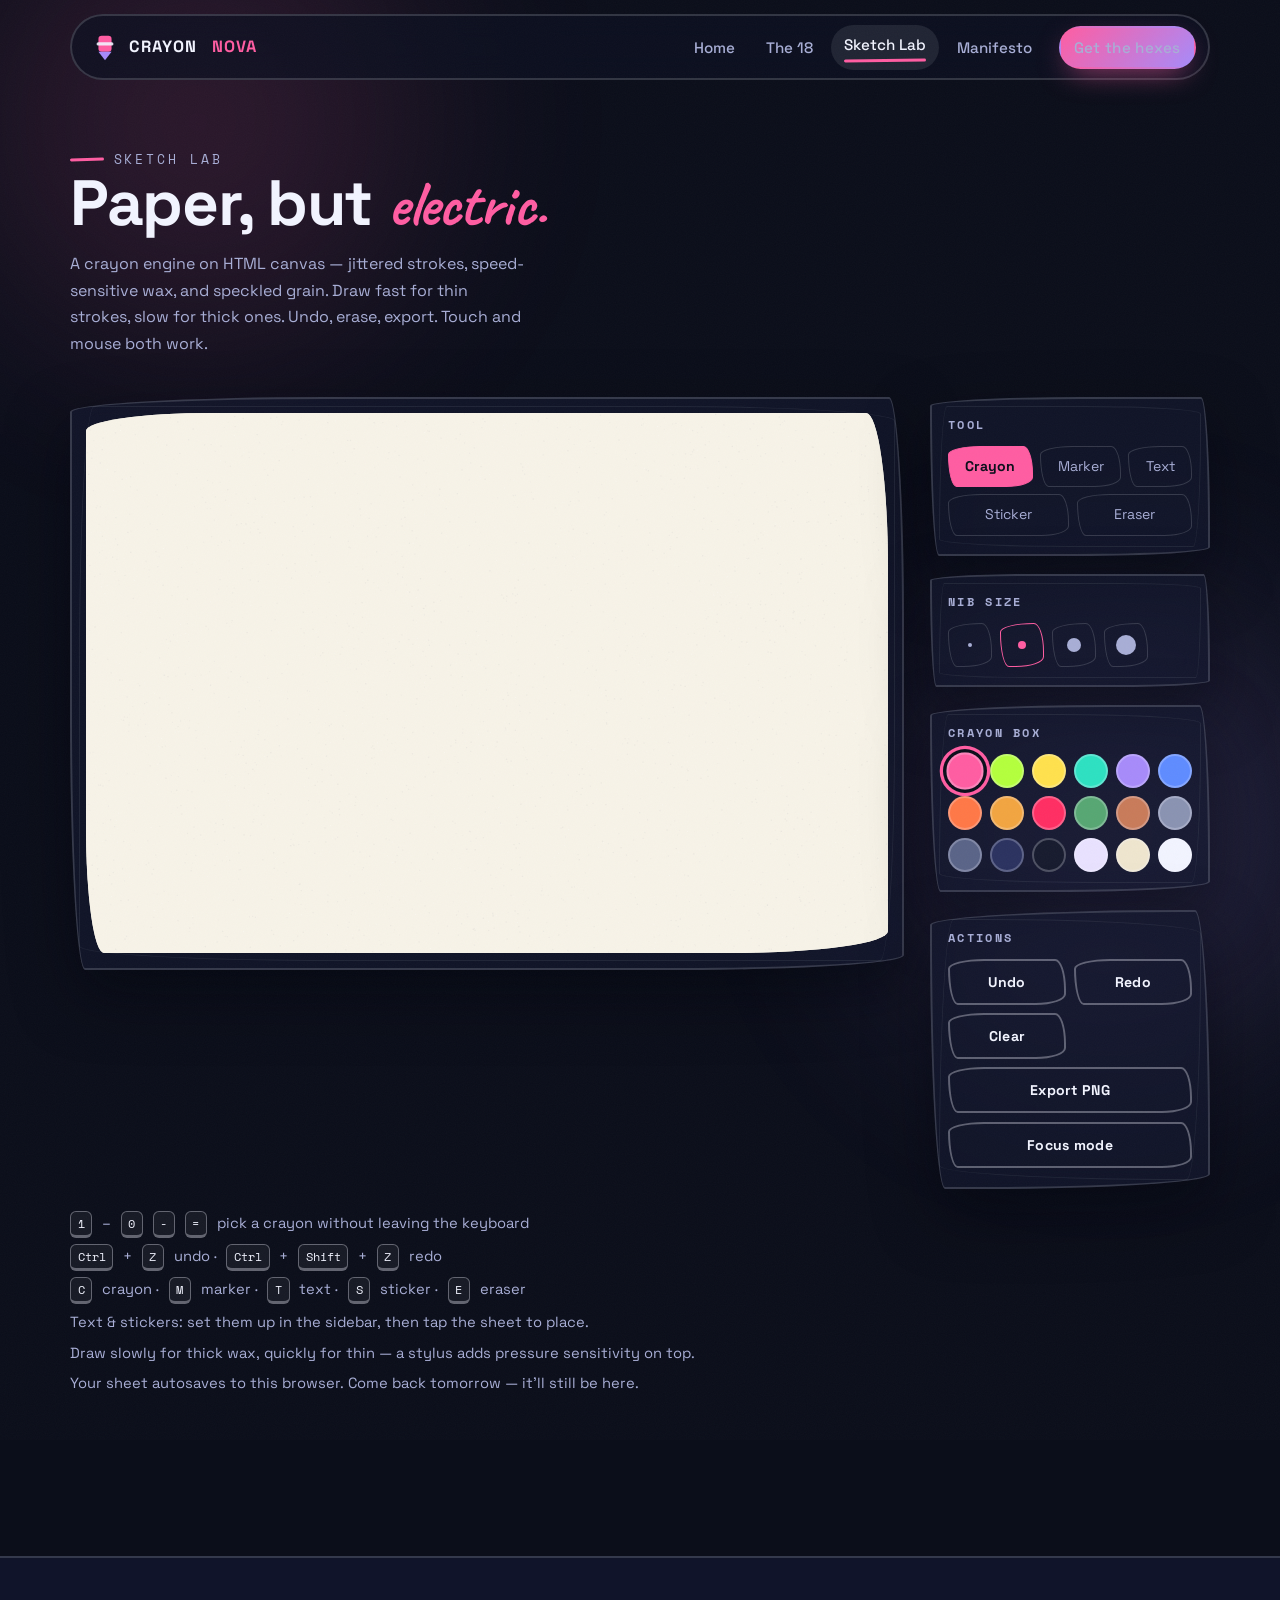
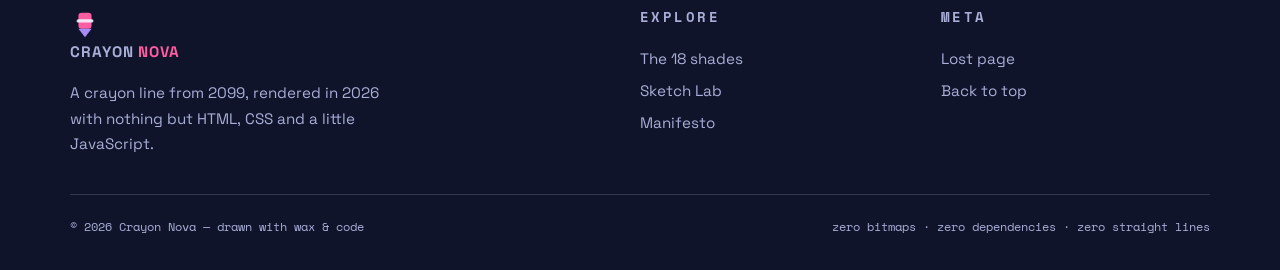
<file: sketch-lab.html>
<!DOCTYPE html>
<html lang="en">
<head>
<meta charset="UTF-8">
<meta name="viewport" content="width=device-width, initial-scale=1.0">
<title>Sketch Lab — Crayon Nova</title>
<meta name="description" content="Draw with a real crayon engine on canvas: jittered wax strokes, velocity-sensitive width, speckled grain, undo and PNG export. Mouse or touch.">
<meta name="theme-color" content="#0b0e1a">
<link rel="icon" type="image/svg+xml" href="assets/favicon.svg">
<link rel="preconnect" href="https://fonts.googleapis.com">
<link rel="preconnect" href="https://fonts.gstatic.com" crossorigin>
<link href="https://fonts.googleapis.com/css2?family=Space+Grotesk:wght@400;500;700&family=Caveat:wght@600;700&family=Space+Mono:wght@400;700&display=swap" rel="stylesheet">
<link rel="stylesheet" href="assets/styles.css?v=3">
<script>document.documentElement.className += " js";</script>
</head>
<body>

<svg width="0" height="0" style="position:absolute" aria-hidden="true">
  <defs>
    <filter id="wobble" x="-20%" y="-20%" width="140%" height="140%">
      <feTurbulence type="fractalNoise" baseFrequency="0.03" numOctaves="3" seed="7" result="n"/>
      <feDisplacementMap in="SourceGraphic" in2="n" scale="5"/>
    </filter>
  </defs>
</svg>

<a class="skip" href="#main">Skip to content</a>
<div class="glow g1" aria-hidden="true"></div>
<div class="glow g2" aria-hidden="true"></div>

<header class="site-nav">
  <div class="nav-inner">
    <a class="brand" href="index.html" aria-label="Crayon Nova — home">
      <svg viewBox="0 0 64 64" aria-hidden="true">
        <rect x="18" y="8" width="28" height="34" rx="7" fill="var(--accent)"/>
        <path d="M18 42 L32 60 L46 42 Z" fill="var(--c-grape)"/>
        <rect x="14" y="22" width="36" height="7" rx="3.5" fill="#f2f4ff" opacity="0.9"/>
      </svg>
      CRAYON&nbsp;<span>NOVA</span>
    </a>
    <button class="nav-toggle" aria-expanded="false" aria-controls="nav-links" aria-label="Toggle navigation"><span></span></button>
    <nav class="nav-links" id="nav-links" aria-label="Primary">
      <a href="index.html">Home</a>
      <a href="colors.html">The 18</a>
      <a href="sketch-lab.html" aria-current="page">Sketch Lab</a>
      <a href="manifesto.html">Manifesto</a>
      <a class="btn btn-small btn-primary" href="colors.html">Get the hexes</a>
    </nav>
  </div>
</header>

<main id="main">
  <section class="page-head" style="padding-bottom:1.5rem">
    <div class="wrap">
      <p class="eyebrow reveal">Sketch Lab</p>
      <h1 class="reveal d1">Paper, but <span class="hand" style="color:var(--accent)">electric.</span></h1>
      <p class="reveal d2">A crayon engine on HTML canvas — jittered strokes, speed-sensitive wax, and speckled grain. Draw fast for thin strokes, slow for thick ones. Undo, erase, export. Touch and mouse both work.</p>
    </div>
  </section>

  <section class="section" style="padding-top:1rem">
    <div class="wrap">
      <div class="lab-grid">
        <div class="canvas-shell sketch reveal">
          <canvas id="lab" role="img" aria-label="Drawing canvas. Use the tools beside it to pick a crayon, size and tool."></canvas>
        </div>

        <div class="lab-side">
          <div class="tool-group sketch reveal d1">
            <h3>Tool</h3>
            <div class="seg" role="group" aria-label="Drawing tool">
              <button data-tool="crayon" aria-pressed="true">Crayon</button>
              <button data-tool="marker" aria-pressed="false">Marker</button>
              <button data-tool="text" aria-pressed="false">Text</button>
              <button data-tool="sticker" aria-pressed="false">Sticker</button>
              <button data-tool="eraser" aria-pressed="false">Eraser</button>
            </div>
          </div>

          <div class="tool-group sketch reveal d1" id="text-panel" hidden>
            <h3>Text — type, then tap the sheet</h3>
            <div class="stamp-panel">
              <input class="text-input" id="text-input" type="text" maxlength="60" placeholder="say something…" aria-label="Text to stamp">
              <label class="mono slider-label">size <output id="text-size-out">32</output>px
                <input type="range" id="text-size" min="14" max="96" value="32" aria-label="Text size">
              </label>
              <label class="mono slider-label">tilt <output id="text-tilt-out">-3</output>°
                <input type="range" id="text-tilt" min="-45" max="45" value="-3" aria-label="Text tilt in degrees">
              </label>
            </div>
          </div>

          <div class="tool-group sketch reveal d1" id="sticker-panel" hidden>
            <h3>Stickers — tap the sheet to place</h3>
            <div class="sticker-grid" role="group" aria-label="Sticker shape">
              <button class="sticker-btn" data-sticker="star" aria-pressed="true" aria-label="Star sticker"><svg viewBox="0 0 64 64" fill="none" stroke="currentColor" stroke-width="5" stroke-linecap="round" stroke-linejoin="round"><path d="M32 6 L39 24 L58 26 L44 38 L48 57 L32 46 L16 57 L20 38 L6 26 L25 24 Z"/></svg></button>
              <button class="sticker-btn" data-sticker="heart" aria-pressed="false" aria-label="Heart sticker"><svg viewBox="0 0 64 64" fill="none" stroke="currentColor" stroke-width="5" stroke-linecap="round" stroke-linejoin="round"><path d="M32 54 C 10 38, 8 22, 20 14 C 28 9, 32 16, 32 20 C 32 16, 36 9, 44 14 C 56 22, 54 38, 32 54 Z"/></svg></button>
              <button class="sticker-btn" data-sticker="arrow" aria-pressed="false" aria-label="Arrow sticker"><svg viewBox="0 0 64 64" fill="none" stroke="currentColor" stroke-width="5" stroke-linecap="round" stroke-linejoin="round"><path d="M8 54 C 26 52, 42 38, 50 10"/><path d="M36 10 L52 10 L52 26"/></svg></button>
              <button class="sticker-btn" data-sticker="bolt" aria-pressed="false" aria-label="Lightning sticker"><svg viewBox="0 0 64 64" fill="none" stroke="currentColor" stroke-width="5" stroke-linecap="round" stroke-linejoin="round"><path d="M36 4 L14 36 L30 36 L26 60 L50 26 L34 26 Z"/></svg></button>
              <button class="sticker-btn" data-sticker="moon" aria-pressed="false" aria-label="Moon sticker"><svg viewBox="0 0 64 64" fill="none" stroke="currentColor" stroke-width="5" stroke-linecap="round" stroke-linejoin="round"><path d="M40 6 A 26 26 0 1 0 40 58 A 22 22 0 1 1 40 6 Z"/></svg></button>
              <button class="sticker-btn" data-sticker="spiral" aria-pressed="false" aria-label="Spiral sticker"><svg viewBox="0 0 64 64" fill="none" stroke="currentColor" stroke-width="5" stroke-linecap="round" stroke-linejoin="round"><path d="M32 32 C 32 27, 41 27, 41 34 C 41 43, 25 43, 25 32 C 25 19, 45 17, 47 34 C 49 51, 23 57, 15 41"/></svg></button>
            </div>
          </div>

          <div class="tool-group sketch reveal d1">
            <h3>Nib size</h3>
            <div class="size-row" role="group" aria-label="Nib size">
              <button data-size="4" aria-pressed="false" aria-label="Fine nib"><i style="width:4px;height:4px"></i></button>
              <button data-size="8" aria-pressed="true" aria-label="Medium nib"><i style="width:8px;height:8px"></i></button>
              <button data-size="16" aria-pressed="false" aria-label="Broad nib"><i style="width:14px;height:14px"></i></button>
              <button data-size="28" aria-pressed="false" aria-label="Jumbo nib"><i style="width:20px;height:20px"></i></button>
            </div>
          </div>

          <div class="tool-group sketch reveal d2">
            <h3>Crayon box</h3>
            <div class="palette-dots" role="group" aria-label="Crayon color">
              <button class="dot" style="--c:#ff5da2" data-color="#ff5da2" data-key="1" aria-pressed="true" aria-label="Plasma Pink"></button>
              <button class="dot" style="--c:#b4ff3d" data-color="#b4ff3d" data-key="2" aria-pressed="false" aria-label="Cyber Lime"></button>
              <button class="dot" style="--c:#ffe14d" data-color="#ffe14d" data-key="3" aria-pressed="false" aria-label="Comet Yellow"></button>
              <button class="dot" style="--c:#2de1c2" data-color="#2de1c2" data-key="4" aria-pressed="false" aria-label="Holo Teal"></button>
              <button class="dot" style="--c:#a78bfa" data-color="#a78bfa" data-key="5" aria-pressed="false" aria-label="Nova Grape"></button>
              <button class="dot" style="--c:#5f8cff" data-color="#5f8cff" data-key="6" aria-pressed="false" aria-label="Comet Blue"></button>
              <button class="dot" style="--c:#ff7847" data-color="#ff7847" data-key="7" aria-pressed="false" aria-label="Solar Rust"></button>
              <button class="dot" style="--c:#f2a541" data-color="#f2a541" data-key="8" aria-pressed="false" aria-label="Sunset Amber"></button>
              <button class="dot" style="--c:#ff2e63" data-color="#ff2e63" data-key="9" aria-pressed="false" aria-label="Razz Signal"></button>
              <button class="dot" style="--c:#57a773" data-color="#57a773" data-key="0" aria-pressed="false" aria-label="Bio Moss"></button>
              <button class="dot" style="--c:#c97b5a" data-color="#c97b5a" data-key="-" aria-pressed="false" aria-label="Mars Clay"></button>
              <button class="dot" style="--c:#8a93b2" data-color="#8a93b2" data-key="=" aria-pressed="false" aria-label="Asteroid Grey"></button>
              <button class="dot" style="--c:#5a6488" data-color="#5a6488" aria-pressed="false" aria-label="Cosmic Slate"></button>
              <button class="dot" style="--c:#2b3260" data-color="#2b3260" aria-pressed="false" aria-label="Nebula Ink"></button>
              <button class="dot" style="--c:#171b2e" data-color="#171b2e" aria-pressed="false" aria-label="Event Horizon"></button>
              <button class="dot" style="--c:#e9e2ff" data-color="#e9e2ff" aria-pressed="false" aria-label="Holo Pearl"></button>
              <button class="dot" style="--c:#efe6cf" data-color="#efe6cf" aria-pressed="false" aria-label="Paper Cream"></button>
              <button class="dot" style="--c:#f2f4ff" data-color="#f2f4ff" aria-pressed="false" aria-label="Static White"></button>
            </div>
          </div>

          <div class="tool-group sketch reveal d2">
            <h3>Actions</h3>
            <div class="actions">
              <button class="btn btn-ghost btn-small" id="undo">Undo</button>
              <button class="btn btn-ghost btn-small" id="redo">Redo</button>
              <button class="btn btn-ghost btn-small" id="clear">Clear</button>
              <button class="btn btn-ghost btn-small" id="download" style="grid-column:1/-1">Export PNG</button>
              <button class="btn btn-ghost btn-small" id="focus-btn" aria-pressed="false" style="grid-column:1/-1">Focus mode</button>
            </div>
          </div>
        </div>
      </div>

      <ul class="hints reveal">
        <li><kbd>1</kbd>–<kbd>0</kbd> <kbd>-</kbd> <kbd>=</kbd> pick a crayon without leaving the keyboard</li>
        <li><kbd>Ctrl</kbd>+<kbd>Z</kbd> undo · <kbd>Ctrl</kbd>+<kbd>Shift</kbd>+<kbd>Z</kbd> redo</li>
        <li><kbd>C</kbd> crayon · <kbd>M</kbd> marker · <kbd>T</kbd> text · <kbd>S</kbd> sticker · <kbd>E</kbd> eraser</li>
        <li>Text &amp; stickers: set them up in the sidebar, then tap the sheet to place.</li>
        <li>Draw slowly for thick wax, quickly for thin — a stylus adds pressure sensitivity on top.</li>
        <li>Your sheet autosaves to this browser. Come back tomorrow — it'll still be here.</li>
      </ul>
    </div>
  </section>
</main>

<footer class="site-footer">
  <div class="wrap">
    <div class="footer-grid">
      <div class="footer-brand">
        <a class="brand" href="index.html">
          <svg viewBox="0 0 64 64" aria-hidden="true">
            <rect x="18" y="8" width="28" height="34" rx="7" fill="var(--accent)"/>
            <path d="M18 42 L32 60 L46 42 Z" fill="var(--c-grape)"/>
            <rect x="14" y="22" width="36" height="7" rx="3.5" fill="#f2f4ff" opacity="0.9"/>
          </svg>
          CRAYON&nbsp;<span>NOVA</span>
        </a>
        <p>A crayon line from 2099, rendered in 2026 with nothing but HTML, CSS and a little JavaScript.</p>
      </div>
      <div>
        <h4>Explore</h4>
        <a href="colors.html">The 18 shades</a>
        <a href="sketch-lab.html">Sketch Lab</a>
        <a href="manifesto.html">Manifesto</a>
      </div>
      <div>
        <h4>Meta</h4>
        <a href="404.html">Lost page</a>
        <a href="#main">Back to top</a>
      </div>
    </div>
    <div class="footer-bottom">
      <span>© <span class="yr">2026</span> Crayon Nova — drawn with wax &amp; code</span>
      <span>zero bitmaps · zero dependencies · zero straight lines</span>
    </div>
  </div>
</footer>

<div id="toast" role="status" aria-live="polite"></div>
<script src="assets/app.js?v=2" defer></script>
</body>
</html>
</file>
<file: assets/styles.css>
/* ============================================================
   CRAYON NOVA — styles.css
   Futuristic hand-drawn crayon system.
   Zero dependencies. Tokens → base → components → pages.
   ============================================================ */

/* ---------- tokens ---------- */
:root {
  /* paper & ink */
  --paper: #0b0e1a;
  --paper-2: #10142a;
  --ink: #f2f4ff;
  --ink-dim: #a8aed6;            /* ~8.2:1 on --paper */
  --card: rgba(20, 25, 48, 0.66);
  --edge: rgba(242, 244, 255, 0.16);
  --edge-strong: rgba(242, 244, 255, 0.34);

  /* crayon line — site-wide accent, JS can override from localStorage */
  --accent: #ff5da2;

  /* the 18 crayons */
  --c-pink: #ff5da2;
  --c-lime: #b4ff3d;
  --c-lemon: #ffe14d;
  --c-teal: #2de1c2;
  --c-grape: #a78bfa;
  --c-blue: #5f8cff;
  --c-rust: #ff7847;
  --c-amber: #f2a541;
  --c-clay: #c97b5a;
  --c-moss: #57a773;
  --c-slate: #5a6488;
  --c-grey: #8a93b2;
  --c-cream: #efe6cf;
  --c-ink: #2b3260;
  --c-horizon: #171b2e;
  --c-static: #f2f4ff;
  --c-pearl: #e9e2ff;

  /* hand-drawn blob radii (irregular = "drawn, not coded") */
  --r-blob: 255px 15px 225px 15px / 15px 225px 15px 255px;
  --r-blob-2: 15px 225px 15px 255px / 255px 15px 225px 15px;
  --r-blob-3: 125px 22px 155px 18px / 18px 155px 22px 125px;
  --r-blob-4: 60px 18px 50px 16px / 16px 50px 18px 60px;

  /* type */
  --f-display: "Space Grotesk", "Segoe UI", system-ui, sans-serif;
  --f-hand: "Caveat", "Comic Sans MS", cursive;
  --f-mono: "Space Mono", ui-monospace, monospace;

  /* layout */
  --wrap: 1140px;
  --nav-h: 72px;

  /* motion */
  --ease-spring: cubic-bezier(0.34, 1.56, 0.64, 1);
  --ease-out: cubic-bezier(0.22, 1, 0.36, 1);

  /* paper grain (SVG feTurbulence, url-encoded) */
  --grain: url("data:image/svg+xml,%3Csvg xmlns='http://www.w3.org/2000/svg' width='300' height='300'%3E%3Cfilter id='n'%3E%3CfeTurbulence type='fractalNoise' baseFrequency='0.9' numOctaves='2' stitchTiles='stitch'/%3E%3C/filter%3E%3Crect width='300' height='300' filter='url(%23n)' opacity='0.55'/%3E%3C/svg%3E");
}

/* ---------- reset & base ---------- */
*, *::before, *::after { box-sizing: border-box; margin: 0; padding: 0; }

html { scroll-behavior: smooth; }

body {
  font-family: var(--f-display);
  background: var(--paper);
  color: var(--ink);
  line-height: 1.65;
  min-height: 100vh;
  overflow-x: hidden;
  -webkit-font-smoothing: antialiased;
}

img, svg, canvas { display: block; max-width: 100%; }
a { color: var(--accent); text-decoration: none; }
a:hover { text-decoration: underline; text-decoration-thickness: 2px; text-underline-offset: 4px; }
ul, ol { list-style: none; }
button { font: inherit; color: inherit; background: none; border: 0; cursor: pointer; }
input { font: inherit; }
::selection { background: var(--accent); color: var(--paper); }

:focus-visible {
  outline: 3px dashed var(--accent);
  outline-offset: 3px;
  border-radius: 6px;
}

/* ---------- atmosphere: paper grain + glows ---------- */
body::after {
  content: "";
  position: fixed;
  inset: -60%;
  pointer-events: none;
  z-index: 1200;
  opacity: 0.055;
  background-image: var(--grain);
  animation: grain 7s steps(10) infinite;
}
@keyframes grain {
  0%, 100% { transform: translate(0, 0); }
  10% { transform: translate(-4%, -6%); }
  30% { transform: translate(3%, -3%); }
  50% { transform: translate(-3%, 4%); }
  70% { transform: translate(4%, 2%); }
  90% { transform: translate(-2%, -4%); }
}

.glow {
  position: fixed;
  z-index: -1;
  width: 55vw;
  height: 55vw;
  border-radius: 50%;
  filter: blur(90px);
  pointer-events: none;
}
.glow.g1 {
  top: -18vw; left: -12vw;
  background: radial-gradient(circle, color-mix(in srgb, var(--accent) 55%, transparent), transparent 65%);
  opacity: 0.35;
  animation: drift 16s ease-in-out infinite alternate;
}
.glow.g2 {
  bottom: -22vw; right: -14vw;
  background: radial-gradient(circle, color-mix(in srgb, var(--c-grape) 60%, transparent), transparent 65%);
  opacity: 0.4;
  animation: drift 21s ease-in-out infinite alternate-reverse;
}
@keyframes drift {
  from { transform: translate(0, 0) scale(1); }
  to   { transform: translate(6vw, 4vw) scale(1.12); }
}

/* ---------- helpers ---------- */
.wrap { width: min(var(--wrap), 92vw); margin-inline: auto; }
.mono { font-family: var(--f-mono); }
.hand { font-family: var(--f-hand); }
.accent-text { color: var(--accent); }

.skip {
  position: absolute;
  left: -9999px;
  top: 0;
  z-index: 2000;
  background: var(--accent);
  color: var(--paper);
  padding: 0.7rem 1.2rem;
  font-weight: 700;
  border-radius: 0 0 var(--r-blob-4) 0;
}
.skip:focus { left: 0; }

.eyebrow {
  font-family: var(--f-mono);
  font-size: 0.82rem;
  letter-spacing: 0.22em;
  text-transform: uppercase;
  color: var(--accent);
  display: inline-flex;
  align-items: center;
  gap: 0.6rem;
}
.eyebrow::before {
  content: "";
  width: 34px; height: 3px;
  background: var(--accent);
  border-radius: 2px;
  transform: rotate(-1.5deg);
}

.section { padding-block: clamp(4rem, 9vw, 7rem); position: relative; }
.section-head { max-width: 640px; margin-bottom: 2.8rem; }
.section-head h2 {
  font-size: clamp(1.9rem, 4.4vw, 3rem);
  line-height: 1.08;
  letter-spacing: -0.02em;
  margin: 0.8rem 0 0.9rem;
}
.section-head p { color: var(--ink-dim); font-size: 1.06rem; }

/* scribble underline that draws itself on reveal */
.scribble { width: min(300px, 70%); height: 16px; margin-top: 0.4rem; color: var(--accent); overflow: visible; }
.scribble path {
  stroke-dasharray: 420;
  stroke-dashoffset: 420;
  transition: stroke-dashoffset 1s ease 0.25s;
}
.reveal.in .scribble path, .in .scribble path, .scribble.in path { stroke-dashoffset: 0; }

/* scroll reveal (only when JS present) */
.js .reveal { opacity: 0; transform: translateY(26px); }
.js .reveal.in {
  opacity: 1;
  transform: none;
  transition: opacity 0.65s ease, transform 0.65s var(--ease-out);
}
.js .reveal.d1 { transition-delay: 0.08s; }
.js .reveal.d2 { transition-delay: 0.16s; }
.js .reveal.d3 { transition-delay: 0.24s; }
.js .reveal.d4 { transition-delay: 0.32s; }

/* ---------- hand-drawn surfaces ---------- */
.sketch {
  position: relative;
  background: var(--card);
  border: 2px solid var(--edge);
  border-radius: var(--r-blob);
  backdrop-filter: blur(12px);
  -webkit-backdrop-filter: blur(12px);
  box-shadow: 0 24px 60px rgba(2, 4, 12, 0.5);
}
.sketch::before {  /* second offset outline = marker double-stroke */
  content: "";
  position: absolute;
  inset: 7px;
  border: 1.5px solid rgba(242, 244, 255, 0.07);
  border-radius: var(--r-blob-2);
  pointer-events: none;
}

/* ---------- buttons ---------- */
.btn {
  display: inline-flex;
  align-items: center;
  justify-content: center;
  gap: 0.55rem;
  padding: 0.85rem 1.6rem;
  font-weight: 700;
  letter-spacing: 0.02em;
  border: 2px solid transparent;
  border-radius: 225px 15px 200px 15px / 15px 200px 15px 225px;
  transition: transform 0.2s var(--ease-spring), box-shadow 0.2s ease, background 0.2s ease, color 0.2s ease;
  will-change: transform;
}
.btn:hover { text-decoration: none; }
.btn:active { transform: translateY(1px) scale(0.98); }

.btn-primary {
  background: linear-gradient(135deg, var(--accent), var(--c-grape));
  color: var(--paper);
  box-shadow: 0 10px 30px -10px color-mix(in srgb, var(--accent) 70%, transparent);
}
.btn-primary:hover {
  transform: translateY(-3px) rotate(-0.6deg);
  box-shadow: 0 16px 42px -10px var(--accent);
}

.btn-ghost { border-color: var(--edge-strong); color: var(--ink); }
.btn-ghost:hover {
  border-color: var(--accent);
  color: var(--accent);
  transform: translateY(-2px) rotate(0.5deg);
}

.btn-small { padding: 0.55rem 1.1rem; font-size: 0.92rem; }

/* ---------- nav ---------- */
.site-nav {
  position: fixed;
  inset: 0 0 auto 0;
  z-index: 1000;
  padding: 0.9rem 4vw;
}
.nav-inner {
  width: min(var(--wrap), 100%);
  margin-inline: auto;
  display: flex;
  align-items: center;
  gap: 1.2rem;
  padding: 0.55rem 0.8rem 0.55rem 1.1rem;
  background: rgba(13, 17, 34, 0.72);
  border: 2px solid var(--edge);
  border-radius: 999px;
  backdrop-filter: blur(14px);
  -webkit-backdrop-filter: blur(14px);
}
.brand {
  display: inline-flex;
  align-items: center;
  gap: 0.6rem;
  font-weight: 700;
  letter-spacing: 0.06em;
  color: var(--ink);
  font-size: 1.02rem;
}
.brand:hover { text-decoration: none; }
.brand svg { width: 30px; height: 30px; }
.brand span { color: var(--accent); }

.nav-links {
  display: flex;
  align-items: center;
  gap: 0.35rem;
  margin-left: auto;
}
.nav-links a {
  color: var(--ink-dim);
  font-size: 0.95rem;
  font-weight: 500;
  padding: 0.45rem 0.8rem;
  border-radius: 999px;
  transition: color 0.15s ease, background 0.15s ease;
}
.nav-links a:hover { color: var(--ink); background: rgba(242, 244, 255, 0.07); text-decoration: none; }
.nav-links a[aria-current="page"] { color: var(--ink); background: rgba(242, 244, 255, 0.09); }
.nav-links a[aria-current="page"]::after {
  content: "";
  display: block;
  height: 3px;
  margin-top: 2px;
  background: var(--accent);
  border-radius: 2px;
  transform: rotate(-0.8deg);
}
.nav-links .btn { margin-left: 0.5rem; }

.nav-toggle {
  display: none;
  margin-left: auto;
  width: 46px; height: 46px;
  border: 2px solid var(--edge-strong);
  border-radius: var(--r-blob-4);
  position: relative;
}
.nav-toggle span, .nav-toggle::before, .nav-toggle::after {
  content: "";
  position: absolute;
  left: 11px; right: 11px;
  height: 2.5px;
  background: var(--ink);
  border-radius: 2px;
  transition: transform 0.25s var(--ease-out), top 0.25s ease;
}
.nav-toggle span { top: 21px; }
.nav-toggle::before { top: 13px; }
.nav-toggle::after { top: 29px; }
body.nav-open .nav-toggle span { transform: rotate(45deg); top: 21px; }
body.nav-open .nav-toggle::before { top: 21px; transform: rotate(-45deg); }
body.nav-open .nav-toggle::after { top: 21px; transform: rotate(45deg); opacity: 0; }

/* ---------- hero ---------- */
.hero {
  min-height: 100svh;
  display: grid;
  place-items: center;
  text-align: center;
  position: relative;
  padding: calc(var(--nav-h) + 3rem) 4vw 4rem;
  overflow: hidden;
}
.hero-inner { position: relative; z-index: 2; max-width: 900px; }

.hero-badge {
  display: inline-flex;
  align-items: center;
  gap: 0.55rem;
  font-family: var(--f-mono);
  font-size: 0.78rem;
  letter-spacing: 0.2em;
  text-transform: uppercase;
  color: var(--ink-dim);
  border: 1.5px solid var(--edge);
  border-radius: var(--r-blob-4);
  padding: 0.45rem 1rem;
  background: rgba(13, 17, 34, 0.5);
}
.hero-badge b { color: var(--accent); font-weight: 700; }

.hero h1 {
  font-size: clamp(2.9rem, 9.5vw, 6.6rem);
  line-height: 0.98;
  letter-spacing: -0.03em;
  font-weight: 700;
  margin: 1.4rem 0 0.6rem;
}
.hero h1 .line { display: block; }
.hero h1 .drawn {
  font-family: var(--f-hand);
  font-weight: 700;
  color: var(--accent);
  font-size: 1.06em;
  transform: rotate(-2.5deg);
  display: inline-block;
}
.hero-sub {
  color: var(--ink-dim);
  font-size: clamp(1.02rem, 2.2vw, 1.22rem);
  max-width: 34rem;
  margin: 1.2rem auto 2rem;
}
.hero-cta { display: flex; flex-wrap: wrap; gap: 1rem; justify-content: center; }
.hero-note {
  margin-top: 1.6rem;
  font-family: var(--f-hand);
  font-size: 1.35rem;
  color: var(--ink-dim);
  transform: rotate(-1.2deg);
}
.hero-note b { color: var(--c-lemon); }

/* floating crayons (pure CSS) */
.crayon {
  position: absolute;
  width: 26px;
  border-radius: 7px;
  background:
    linear-gradient(180deg,
      color-mix(in srgb, var(--c) 80%, white) 0%,
      var(--c) 34%,
      color-mix(in srgb, var(--c) 72%, black) 100%);
  box-shadow: 0 14px 28px rgba(2, 4, 12, 0.55);
  z-index: 1;
  animation: float var(--t, 7s) ease-in-out var(--d, 0s) infinite alternate;
}
.crayon::before {  /* paper wrapper band with crayon name */
  content: attr(data-name);
  position: absolute;
  left: -1px; right: -1px;
  top: 34%;
  height: 20px;
  background: rgba(247, 243, 232, 0.92);
  color: #14182c;
  font-family: var(--f-mono);
  font-size: 7.5px;
  font-weight: 700;
  letter-spacing: 0.08em;
  display: grid;
  place-items: center;
  writing-mode: vertical-rl;
}
.crayon::after {  /* sharpened tip */
  content: "";
  position: absolute;
  left: 0; right: 0;
  bottom: -16px;
  height: 18px;
  background: linear-gradient(180deg, var(--c), color-mix(in srgb, var(--c) 55%, black));
  clip-path: polygon(0 0, 100% 0, 50% 100%);
}
.crayon {
  will-change: transform;
}
@keyframes float {
  from { transform: translateY(-14px) rotate(-4deg); }
  to   { transform: translateY(14px) rotate(4deg); }
}

/* ---------- marquee ---------- */
.marquee {
  border-block: 2px solid var(--edge);
  background: var(--paper-2);
  overflow: hidden;
}
.marquee-track {
  display: flex;
  width: max-content;
  padding-block: 0.85rem;
  transform: rotate(-0.4deg);
  animation: marquee 26s linear infinite;
}
.marquee:hover .marquee-track, .marquee:focus-within .marquee-track { animation-play-state: paused; }
.marquee-group {
  display: flex;
  align-items: center;
  gap: 2.6rem;
  padding-right: 2.6rem;
  font-family: var(--f-mono);
  font-size: 0.9rem;
  letter-spacing: 0.18em;
  text-transform: uppercase;
  color: var(--ink-dim);
  white-space: nowrap;
}
.marquee-group i { font-style: normal; color: var(--accent); }
@keyframes marquee {
  from { transform: rotate(-0.4deg) translateX(0); }
  to   { transform: rotate(-0.4deg) translateX(-50%); }
}

/* ---------- palette grid (index + colors) ---------- */
.palette {
  display: grid;
  grid-template-columns: repeat(auto-fill, minmax(240px, 1fr));
  gap: 1.5rem;
}
.swatch {
  position: relative;
  padding: 1rem 1rem 1.1rem;
  transition: transform 0.25s var(--ease-spring), box-shadow 0.25s ease;
}
.swatch:hover {
  transform: translateY(-6px) rotate(-0.7deg);
  box-shadow: 0 30px 70px rgba(2, 4, 12, 0.65);
}
.swatch-chip {
  position: relative;
  height: 112px;
  border: 2px solid var(--edge);
  border-radius: var(--r-blob-3);
  background:
    linear-gradient(150deg,
      color-mix(in srgb, var(--c) 82%, white) 0%,
      var(--c) 48%,
      color-mix(in srgb, var(--c) 74%, black) 100%);
  overflow: hidden;
  box-shadow: inset 0 -10px 24px rgba(2, 4, 12, 0.35);
}
.swatch-chip::after {  /* crayon wax grain inside the chip */
  content: "";
  position: absolute;
  inset: 0;
  background-image: var(--grain);
  opacity: 0.16;
  mix-blend-mode: overlay;
}
.swatch-chip::before {  /* waxy diagonal gloss */
  content: "";
  position: absolute;
  inset: -40%;
  background: linear-gradient(115deg, transparent 42%, rgba(255, 255, 255, 0.28) 50%, transparent 58%);
}
.swatch h3 { font-size: 1.08rem; margin: 0.9rem 0 0.25rem; letter-spacing: -0.01em; }
.swatch .meta {
  font-family: var(--f-mono);
  font-size: 0.78rem;
  color: var(--ink-dim);
  display: flex;
  align-items: center;
  gap: 0.5rem;
  flex-wrap: wrap;
}
.swatch .meta .fam { color: var(--c); }
.swatch-head { display: flex; align-items: flex-start; justify-content: space-between gap: 0.6rem; }
.copy {
  font-family: var(--f-mono);
  font-size: 0.72rem;
  letter-spacing: 0.08em;
  text-transform: uppercase;
  color: var(--ink-dim);
  border: 1.5px solid var(--edge);
  border-radius: 999px;
  padding: 0.28rem 0.7rem;
  white-space: nowrap;
  transition: color 0.15s ease, border-color 0.15s ease, background 0.15s ease;
}
.copy:hover { color: var(--paper); background: var(--accent); border-color: var(--accent); }
.copy.done { color: var(--c-lime); border-color: var(--c-lime); }

/* ---------- feature cards ---------- */
.features { display: grid; grid-template-columns: repeat(auto-fit, minmax(270px, 1fr)); gap: 1.6rem; }
.feature { padding: 1.8rem 1.6rem; text-align: left; }
.feature:hover { animation: tilt 0.5s ease; }
@keyframes tilt {
  0%, 100% { transform: rotate(-0.5deg); }
  50% { transform: rotate(0.5deg); }
}
.feature-icon {
  width: 62px; height: 62px;
  margin-bottom: 1.1rem;
  color: var(--accent);
}
.feature-icon svg { width: 100%; height: 100%; filter: url(#wobble); }
.feature h3 { font-size: 1.25rem; margin-bottom: 0.5rem; }
.feature p { color: var(--ink-dim); font-size: 0.98rem; }
.feature .hand-note {
  display: block;
  font-family: var(--f-hand);
  font-size: 1.25rem;
  color: var(--c-lemon);
  margin-top: 0.9rem;
  transform: rotate(-1.5deg);
}

/* ---------- roll a crayon ---------- */
.roll { display: grid; grid-template-columns: 1fr 1fr; gap: 2.5rem; align-items: center; }
.roll-stage { display: flex; justify-content: center; }
.roll-card {
  width: min(340px, 100%);
  padding: 1.4rem;
  text-align: center;
  transition: transform 0.3s var(--ease-spring);
}
.roll-card:hover { transform: rotate(0.8deg) scale(1.02); }
.roll-card .swatch-chip { height: 170px; }
.roll-card h3 { font-size: 1.5rem; margin: 1.1rem 0 0.3rem; }
.roll-card .hex { font-family: var(--f-mono); font-size: 1.05rem; color: var(--ink-dim); }
.roll-card .applied {
  margin-top: 0.8rem;
  font-family: var(--f-mono);
  font-size: 0.78rem;
  letter-spacing: 0.14em;
  text-transform: uppercase;
  color: var(--c-lime);
  min-height: 1.2em;
}
.roll-copy p { color: var(--ink-dim); margin-bottom: 1.4rem; }

/* ---------- lab teaser ---------- */
.teaser { display: grid; grid-template-columns: 1.05fr 1fr; gap: 2.5rem; align-items: center; }
.paper-preview {
  background: #f7f3e8;
  border-radius: var(--r-blob-3);
  padding: 1.6rem;
  box-shadow: 0 30px 70px rgba(2, 4, 12, 0.6);
  transform: rotate(-1.2deg);
  position: relative;
}
.paper-preview::after {
  content: "";
  position: absolute;
  inset: 0;
  background-image: var(--grain);
  opacity: 0.1;
  border-radius: inherit;
  pointer-events: none;
}
.paper-preview .tape {
  position: absolute;
  top: -12px; left: 50%;
  translate: -50% 0;
  width: 110px; height: 26px;
  background: rgba(255, 255, 255, 0.16);
  border: 1px solid rgba(255, 255, 255, 0.22);
  backdrop-filter: blur(4px);
  transform: rotate(-3deg);
  border-radius: 3px;
}
.paper-preview svg { width: 100%; height: auto; }

/* ---------- doodle club form ---------- */
.club { max-width: 560px; }
.club form { display: flex; gap: 0.8rem; margin-top: 1.4rem; flex-wrap: wrap; }
.club input {
  flex: 1 1 240px;
  background: rgba(11, 14, 26, 0.7);
  border: 2px solid var(--edge);
  border-radius: var(--r-blob-4);
  padding: 0.8rem 1.1rem;
  color: var(--ink);
}
.club input::placeholder { color: var(--ink-dim); }
.club input:focus { border-color: var(--accent); outline: none; }
#form-note { margin-top: 0.9rem; font-family: var(--f-hand); font-size: 1.3rem; color: var(--c-teal); min-height: 1.4em; }

/* ---------- footer ---------- */
.site-footer {
  border-top: 2px solid var(--edge);
  margin-top: 3rem;
  padding: 3rem 0 2rem;
  background: var(--paper-2);
}
.footer-grid { display: grid; grid-template-columns: 2fr 1fr 1fr; gap: 2rem; }
.footer-grid h4 { font-size: 0.85rem; letter-spacing: 0.18em; text-transform: uppercase; color: var(--ink-dim); margin-bottom: 0.9rem; font-family: var(--f-mono); }
.footer-grid a { display: block; color: var(--ink-dim); padding: 0.22rem 0; font-size: 0.95rem; }
.footer-grid a:hover { color: var(--accent); }
.footer-brand p { color: var(--ink-dim); font-size: 0.95rem; max-width: 34ch; margin-top: 0.8rem; }
.footer-bottom {
  margin-top: 2.4rem;
  padding-top: 1.4rem;
  border-top: 1.5px solid var(--edge);
  display: flex;
  justify-content: space-between;
  gap: 1rem;
  flex-wrap: wrap;
  font-family: var(--f-mono);
  font-size: 0.78rem;
  color: var(--ink-dim);
}

/* ---------- toast ---------- */
#toast {
  position: fixed;
  left: 50%;
  bottom: 28px;
  translate: -50% 0;
  z-index: 1500;
  background: var(--ink);
  color: var(--paper);
  font-family: var(--f-mono);
  font-size: 0.85rem;
  font-weight: 700;
  padding: 0.7rem 1.3rem;
  border-radius: var(--r-blob-4);
  box-shadow: 0 16px 40px rgba(2, 4, 12, 0.6);
  opacity: 0;
  pointer-events: none;
  transform: translateY(12px);
  transition: opacity 0.25s ease, transform 0.25s var(--ease-spring);
}
#toast.show { opacity: 1; transform: translateY(0); }

/* ---------- colors page ---------- */
.page-head { padding: calc(var(--nav-h) + 4rem) 0 2.5rem; }
.page-head h1 { font-size: clamp(2.2rem, 6vw, 4rem); letter-spacing: -0.02em; line-height: 1.05; }
.page-head p { color: var(--ink-dim); max-width: 46ch; margin-top: 0.8rem; }

.toolbar {
  display: flex;
  flex-wrap: wrap;
  align-items: center;
  gap: 0.6rem;
  margin-bottom: 1.8rem;
  padding: 0.9rem 1rem;
  position: sticky;
  top: calc(var(--nav-h) + 6px);
  z-index: 50;
}
.chip {
  font-family: var(--f-mono);
  font-size: 0.8rem;
  letter-spacing: 0.1em;
  text-transform: uppercase;
  padding: 0.5rem 1rem;
  border: 1.5px solid var(--edge);
  border-radius: 999px;
  color: var(--ink-dim);
  transition: all 0.18s ease;
}
.chip:hover { color: var(--ink); border-color: var(--edge-strong); }
.chip.is-active { background: var(--accent); border-color: var(--accent); color: var(--paper); font-weight: 700; }
.toolbar .count { margin-left: auto; font-family: var(--f-mono); font-size: 0.8rem; color: var(--ink-dim); }
.swatch-card[hidden] { display: none; }

/* ---------- sketch lab ---------- */
.lab-grid { display: grid; grid-template-columns: 1fr 280px; gap: 1.6rem; align-items: start; }
.canvas-shell { padding: 0.9rem; }
#lab {
  width: 100%;
  height: min(60vh, 540px);
  border-radius: var(--r-blob-3);
  background: #f7f3e8;
  cursor: crosshair;
  touch-action: none;
}
.lab-side { display: grid; gap: 1.1rem; }
.tool-group { padding: 1rem 1rem 1.15rem; }
.tool-group h3 {
  font-family: var(--f-mono);
  font-size: 0.72rem;
  letter-spacing: 0.2em;
  text-transform: uppercase;
  color: var(--ink-dim);
  margin-bottom: 0.75rem;
}
.seg { display: flex; gap: 0.45rem; flex-wrap: wrap; }
.seg button {
  flex: 1 1 auto;
  border: 1.5px solid var(--edge);
  border-radius: var(--r-blob-4);
  padding: 0.5rem 0.4rem;
  font-size: 0.88rem;
  color: var(--ink-dim);
  transition: all 0.15s ease;
}
.seg button:hover { color: var(--ink); border-color: var(--edge-strong); }
.seg button[aria-pressed="true"] { background: var(--accent); border-color: var(--accent); color: var(--paper); font-weight: 700; }
.palette-dots { display: grid; grid-template-columns: repeat(6, 1fr); gap: 0.5rem; }
.dot {
  aspect-ratio: 1;
  border-radius: 50%;
  background: var(--c);
  border: 2px solid rgba(242, 244, 255, 0.25);
  transition: transform 0.15s var(--ease-spring), box-shadow 0.15s ease;
}
.dot:hover { transform: scale(1.15); }
.dot[aria-pressed="true"] {
  box-shadow: 0 0 0 3px var(--paper), 0 0 0 6px var(--c);
  transform: scale(1.1);
}
.size-row { display: flex; gap: 0.5rem; align-items: center; }
.size-row button {
  border: 1.5px solid var(--edge);
  border-radius: var(--r-blob-4);
  color: var(--ink-dim);
  display: grid;
  place-items: center;
  width: 44px; height: 44px;
  transition: all 0.15s ease;
}
.size-row button i { display: block; background: currentColor; border-radius: 50%; }
.size-row button[aria-pressed="true"] { border-color: var(--accent); color: var(--accent); }
.actions { display: grid; grid-template-columns: 1fr 1fr; gap: 0.5rem; }
.actions .btn { padding: 0.6rem 0.5rem; font-size: 0.88rem; }
.actions .btn-ghost { border-radius: var(--r-blob-4); }
#download { grid-column: 1 / -1; }
.hints { margin-top: 1.4rem; color: var(--ink-dim); font-size: 0.92rem; display: grid; gap: 0.4rem; }
.hints li { display: flex; flex-wrap: wrap; gap: 0.6rem; align-items: baseline; min-width: 0; }
kbd {
  font-family: var(--f-mono);
  font-size: 0.72rem;
  border: 1.5px solid var(--edge-strong);
  border-bottom-width: 3px;
  border-radius: 6px;
  padding: 0.1rem 0.42rem;
  color: var(--ink);
  background: rgba(242, 244, 255, 0.05);
}

/* ---------- manifesto ---------- */
.manifesto-body { max-width: 720px; }
.manifesto-body p { color: var(--ink-dim); font-size: 1.08rem; margin-bottom: 1.3rem; }
.manifesto-body p b { color: var(--ink); }
.pull {
  font-family: var(--f-hand);
  font-size: clamp(1.6rem, 3.6vw, 2.2rem);
  line-height: 1.25;
  color: var(--accent);
  border: 0;
  padding: 0.6rem 0 0.6rem 1.4rem;
  border-left: 4px solid var(--accent);
  margin: 2rem 0;
  transform: rotate(-0.8deg);
}
.timeline { display: grid; gap: 0; margin-top: 2rem; }
.tl-step { display: grid; grid-template-columns: 64px 1fr; gap: 1.2rem; padding: 1.1rem 0; position: relative; }
.tl-step::before {
  content: "";
  position: absolute;
  left: 27px; top: 64px; bottom: -8px;
  width: 3px;
  background: repeating-linear-gradient(180deg, var(--edge-strong) 0 8px, transparent 8px 16px);
}
.tl-step:last-child::before { display: none; }
.tl-num {
  width: 56px; height: 56px;
  display: grid;
  place-items: center;
  font-family: var(--f-mono);
  font-weight: 700;
  border: 2px solid var(--accent);
  border-radius: var(--r-blob-4);
  color: var(--accent);
  background: var(--paper);
}
.tl-step h3 { font-size: 1.15rem; margin-bottom: 0.3rem; }
.tl-step p { color: var(--ink-dim); font-size: 0.98rem; }

.faq { display: grid; gap: 0.9rem; max-width: 760px; }
.faq details {
  border: 2px solid var(--edge);
  border-radius: var(--r-blob-4);
  background: var(--card);
  padding: 0.4rem 1.2rem;
}
.faq summary {
  cursor: pointer;
  font-weight: 700;
  padding: 0.7rem 0;
  list-style: none;
  display: flex;
  align-items: center;
  gap: 0.7rem;
}
.faq summary::-webkit-details-marker { display: none; }
.faq summary::before {
  content: "+";
  font-family: var(--f-mono);
  color: var(--accent);
  font-size: 1.3rem;
  transition: transform 0.2s var(--ease-spring);
}
.faq details[open] summary::before { transform: rotate(45deg); }
.faq details p { color: var(--ink-dim); padding: 0 0 0.9rem 1.9rem; font-size: 0.98rem; }

/* ---------- 404 ---------- */
.notfound { min-height: 100svh; display: grid; place-items: center; text-align: center; padding: 2rem; }
.notfound .card { padding: 3rem 2.5rem; max-width: 560px; }
.notfound .code {
  font-size: clamp(5rem, 18vw, 9rem);
  font-weight: 700;
  line-height: 1;
  letter-spacing: -0.04em;
  background: linear-gradient(135deg, var(--accent), var(--c-grape) 60%, var(--c-teal));
  -webkit-background-clip: text;
  background-clip: text;
  color: transparent;
}
.notfound p { color: var(--ink-dim); margin: 1rem 0 1.8rem; }

/* ---------- responsive ---------- */
@media (max-width: 960px) {
  .roll, .teaser { grid-template-columns: 1fr; }
  .lab-grid { grid-template-columns: 1fr; }
  .lab-side { grid-template-columns: 1fr 1fr; }
  #download { grid-column: auto; }
}
@media (max-width: 760px) {
  .nav-toggle { display: block; }
  .nav-links {
    position: fixed;
    inset: var(--nav-h) 4vw auto;
    flex-direction: column;
    align-items: stretch;
    background: rgba(13, 17, 34, 0.96);
    border: 2px solid var(--edge);
    border-radius: var(--r-blob-2);
    padding: 1rem;
    gap: 0.2rem;
    backdrop-filter: blur(16px);
    opacity: 0;
    transform: translateY(-12px) rotate(-0.5deg);
    pointer-events: none;
    transition: opacity 0.25s ease, transform 0.25s var(--ease-spring);
  }
  body.nav-open .nav-links { opacity: 1; transform: none; pointer-events: auto; }
  .nav-links a { padding: 0.75rem 1rem; font-size: 1.05rem; }
  .nav-links .btn { margin: 0.5rem 0 0; }
  .footer-grid { grid-template-columns: 1fr; gap: 1.6rem; }
  .lab-side { grid-template-columns: 1fr; }
  .hero { min-height: 92svh; }
}

/* ---------- reduced motion ---------- */
@media (prefers-reduced-motion: reduce) {
  html { scroll-behavior: auto; }
  *, *::before, *::after {
    animation-duration: 0.01ms !important;
    animation-iteration-count: 1 !important;
    transition-duration: 0.01ms !important;
  }
  body::after { animation: none; }
  .js .reveal { opacity: 1; transform: none; }
  .scribble path { stroke-dashoffset: 0; }
}


/* ============================================================
   UPGRADE PASS — hero pad, cursor ring, focus mode
   ============================================================ */
.hero-pad {
  position: relative;
  max-width: 540px;
  margin: 2.4rem auto 0;
  padding: 0.5rem 0.5rem 0.4rem;
  background: var(--card);
  border: 2px solid var(--edge);
  border-radius: var(--r-blob-2);
  backdrop-filter: blur(12px);
  -webkit-backdrop-filter: blur(12px);
  box-shadow: 0 24px 60px rgba(2, 4, 12, 0.5);
}
#hero-pad {
  width: 100%;
  height: 170px;
  border-radius: var(--r-blob-3);
  background: #f7f3e8;
  cursor: crosshair;
  touch-action: none;
}
.hero-pad-bar {
  display: flex;
  align-items: center;
  justify-content: space-between;
  gap: 1rem;
  padding: 0.45rem 0.5rem 0.15rem;
  font-size: 0.74rem;
  letter-spacing: 0.14em;
  text-transform: uppercase;
  color: var(--ink-dim);
}

/* live nib indicator */
.cursor-ring {
  position: absolute;
  top: 0; left: 0;
  border-radius: 50%;
  border: 2px solid var(--accent);
  pointer-events: none;
  opacity: 0;
  transition: opacity 0.15s ease;
  z-index: 5;
}

/* lab focus mode — hide chrome, canvas takes over */
body.lab-focus .site-nav,
body.lab-focus .page-head,
body.lab-focus .hints,
body.lab-focus .site-footer { display: none; }
body.lab-focus .section { padding-block: 0; }
body.lab-focus #lab { height: calc(100svh - 150px); }
body.lab-focus .canvas-shell {
  position: fixed;
  inset: 12px;
  z-index: 1100;
  padding: 0.6rem;
}
/* keep only the action bar, floating at the bottom */
body.lab-focus .lab-side {
  position: fixed;
  bottom: 16px;
  left: 50%;
  translate: -50% 0;
  z-index: 1200;
  width: min(430px, 94vw);
}
body.lab-focus .lab-side .tool-group:not(:last-child) { display: none; }
body.lab-focus .lab-side .tool-group:last-child { padding: 0.55rem 0.7rem; }
body.lab-focus .actions { grid-template-columns: repeat(4, 1fr); }
body.lab-focus #download, body.lab-focus #focus-btn { grid-column: auto; }

/* ============================================================
   UPGRADE CYCLE 2 — text + sticker stamps
   ============================================================ */
[hidden] { display: none !important; }   /* .seg/.grid set display and beat the UA rule */

.stamp-panel { display: grid; gap: 0.6rem; }
.text-input {
  background: rgba(11, 14, 26, 0.7);
  border: 2px solid var(--edge);
  border-radius: var(--r-blob-4);
  padding: 0.6rem 0.9rem;
  color: var(--ink);
  width: 100%;
}
.text-input::placeholder { color: var(--ink-dim); }
.text-input:focus { border-color: var(--accent); outline: none; }
.slider-label {
  display: grid;
  grid-template-columns: 1fr auto;
  align-items: center;
  gap: 0.3rem 0.6rem;
  font-size: 0.72rem;
  letter-spacing: 0.14em;
  text-transform: uppercase;
  color: var(--ink-dim);
}
.slider-label output { color: var(--accent); font-weight: 700; }
.slider-label input[type="range"] {
  grid-column: 1 / -1;
  width: 100%;
  accent-color: var(--accent);
  height: 28px;               /* comfortable touch target */
}

.sticker-grid { display: grid; grid-template-columns: repeat(6, 1fr); gap: 0.5rem; }
.sticker-btn {
  aspect-ratio: 1;
  border: 1.5px solid var(--edge);
  border-radius: var(--r-blob-4);
  display: grid;
  place-items: center;
  color: var(--ink-dim);
  padding: 18%;
  transition: color 0.15s ease, border-color 0.15s ease, transform 0.15s var(--ease-spring);
}
.sticker-btn svg { width: 100%; height: 100%; }
.sticker-btn:hover { color: var(--ink); border-color: var(--edge-strong); transform: scale(1.08); }
.sticker-btn[aria-pressed="true"] { color: var(--accent); border-color: var(--accent); }
</file>
